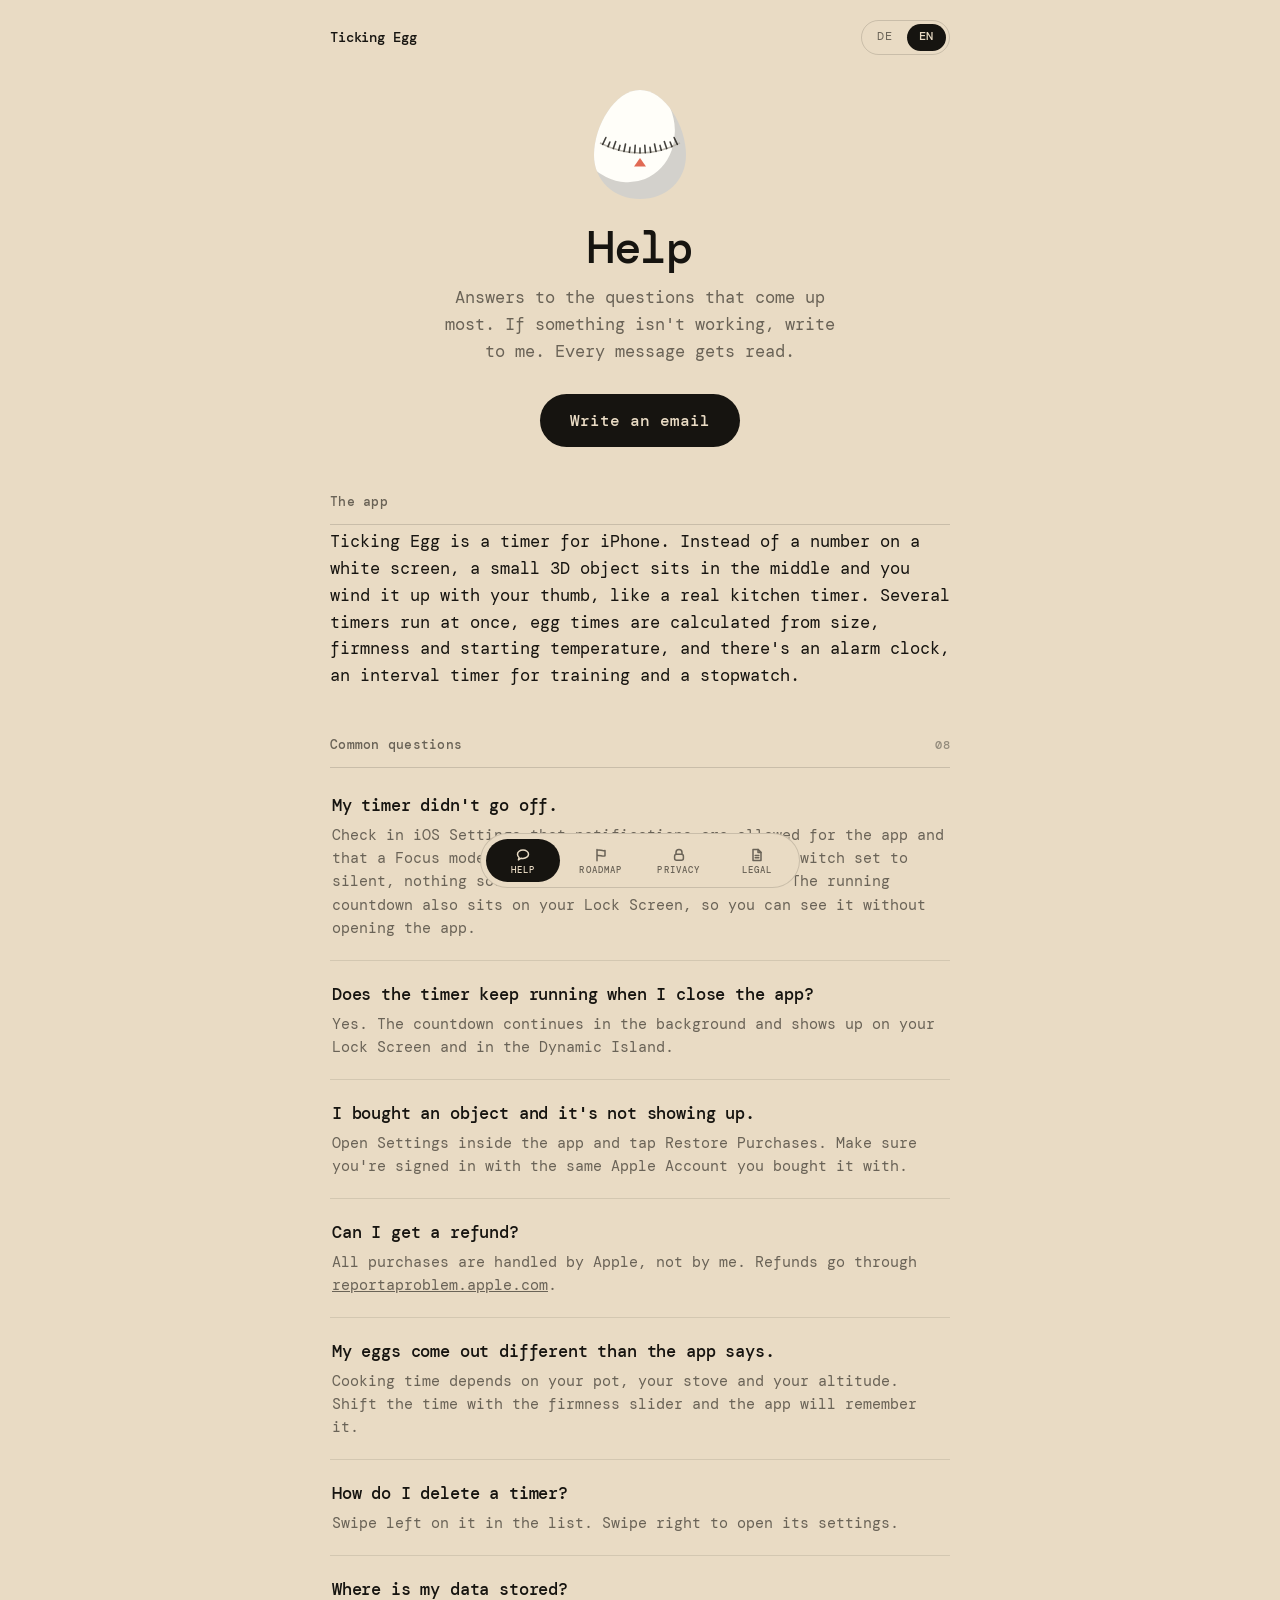
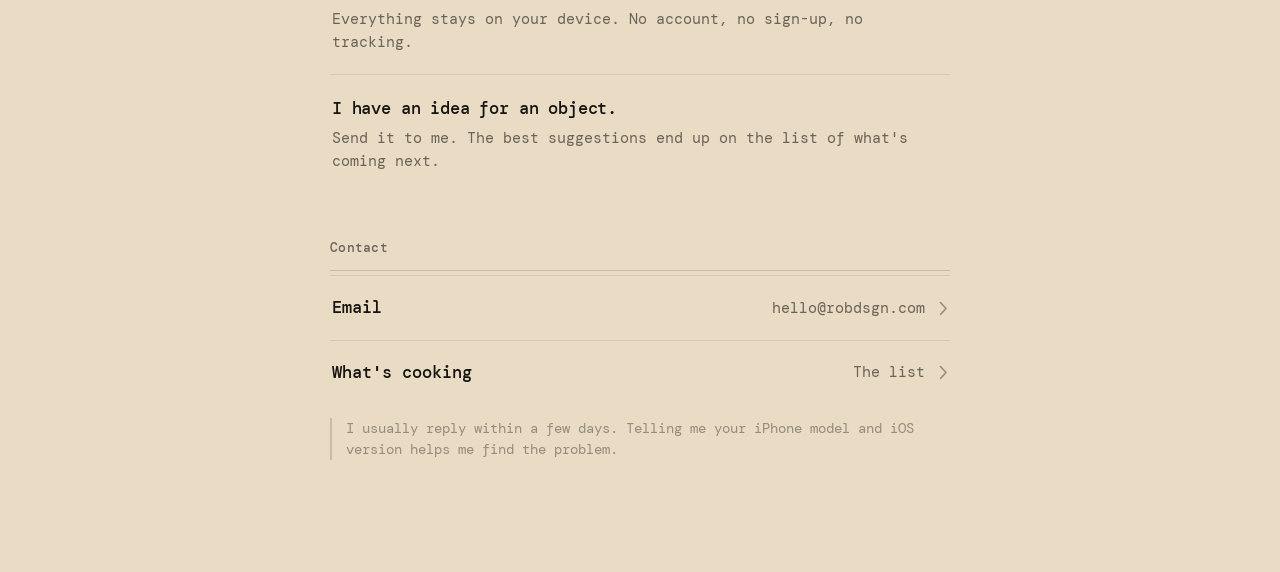
<file: index.html>
<!doctype html>
<html lang="de" data-lang="de">
<head>
<meta charset="utf-8">
<meta name="viewport" content="width=device-width, initial-scale=1, viewport-fit=cover">
<title>Hilfe · Ticking Egg</title>
<meta name="description" content="Antworten auf die häufigsten Fragen zur Timer-App Ticking Egg für das iPhone – und der direkte Draht zu mir.">
<meta name="theme-color" content="#E9DBC4" media="(prefers-color-scheme: light)">
<meta name="theme-color" content="#161410" media="(prefers-color-scheme: dark)">
<meta property="og:title" content="Hilfe · Ticking Egg">
<meta property="og:description" content="Antworten auf die häufigsten Fragen zur Timer-App Ticking Egg für das iPhone.">
<meta property="og:type" content="website">
<link rel="stylesheet" href="/assets/app.css">
</head>

<body data-title-de="Hilfe · Ticking Egg"
      data-title-en="Help · Ticking Egg"
      data-desc-de="Antworten auf die häufigsten Fragen zur Timer-App Ticking Egg für das iPhone – und der direkte Draht zu mir."
      data-desc-en="Answers to the most common questions about Ticking Egg, the timer app for iPhone – and a direct line to me.">

<div class="wrap">

  <header class="top">
    <span class="wordmark">Ticking Egg</span>
    <div class="lang" role="group" aria-label="Sprache / Language">
      <button type="button" data-lang-btn="de" aria-pressed="true">DE</button>
      <button type="button" data-lang-btn="en" aria-pressed="false">EN</button>
    </div>
  </header>

  <main>

    <section class="hero">
      <svg class="mark mark--wind" width="104" height="112" viewBox="0 0 104 112" aria-hidden="true">
        <defs><clipPath id="eggClip"><path d="M52 3C27 3 6 39 6 68c0 26 20 44 46 44s46-18 46-44C98 39 77 3 52 3Z"/></clipPath></defs>
        <g clip-path="url(#eggClip)">
          <rect width="104" height="112" fill="#D3D1CC"/>
          <ellipse cx="36" cy="40" rx="50" ry="56" transform="rotate(-22 36 40)" fill="#FFFEF9"/>
        </g>
        <path d="M12 56Q52 76 92 56" fill="none" stroke="#B9B5AC" stroke-width="1.4"/>
        <g stroke="#161410" stroke-width="1.6" stroke-linecap="round" opacity=".8">
          <path d="M14.7 57.3l3.2 -6.8M20 59.6l1.9 -4.6M25.3 61.6l2.4 -7.1M30.7 63.2l1.3 -4.8M36 64.4l1.5 -7.4M41.3 65.3l.7 -5M46.7 65.8l.5 -7.5M52 66l0 -5M57.3 65.8l-.5 -7.5M62.7 65.3l-.7 -5M68 64.4l-1.5 -7.4M73.3 63.2l-1.3 -4.8M78.7 61.6l-2.4 -7.1M84 59.6l-1.9 -4.6M89.3 57.3l-3.2 -6.8"/>
        </g>
        <path d="M52 71l6 8.5H46Z" fill="#E16A54"/>
      </svg>

      <h1>
        <span lang="de">Hilfe</span>
        <span lang="en">Help</span>
      </h1>
      <p class="lede">
        <span lang="de">Antworten auf die Fragen, die am häufigsten kommen. Wenn etwas nicht funktioniert: schreib mir. Jede Nachricht wird gelesen.</span>
        <span lang="en">Answers to the questions that come up most. If something isn&#39;t working, write to me. Every message gets read.</span>
      </p>
      <a class="btn" href="mailto:hello@robdsgn.com?subject=Ticking%20Egg">
        <span lang="de">E-Mail schreiben</span>
        <span lang="en">Write an email</span>
      </a>
    </section>

    <section class="prose">
      <h2 class="rule">
        <span lang="de">Die App</span><span lang="en">The app</span>
      </h2>
      <p>
        <span lang="de">Ticking Egg ist ein Timer fürs iPhone. Statt einer Zahl auf weißem Grund steht ein kleines 3D-Objekt in der Mitte, das du mit dem Daumen aufziehst wie eine echte Eieruhr. Mehrere Timer laufen gleichzeitig, die Eierzeit rechnet sich aus Größe, Härte und Starttemperatur, dazu kommen ein Wecker, ein Intervall-Timer fürs Training und eine Stoppuhr.</span>
        <span lang="en">Ticking Egg is a timer for iPhone. Instead of a number on a white screen, a small 3D object sits in the middle and you wind it up with your thumb, like a real kitchen timer. Several timers run at once, egg times are calculated from size, firmness and starting temperature, and there&#39;s an alarm clock, an interval timer for training and a stopwatch.</span>
      </p>
    </section>

    <section>
      <h2 class="rule">
        <span lang="de">Häufige Fragen</span><span lang="en">Common questions</span>
        <span class="rule__count">08</span>
      </h2>
      <ul class="rows">

        <li class="row">
          <h3>
            <span lang="de">Mein Timer hat nicht geklingelt.</span>
            <span lang="en">My timer didn&#39;t go off.</span>
          </h3>
          <p>
            <span lang="de">Prüf in den iOS-Einstellungen, ob Mitteilungen für die App erlaubt sind und ob ein Fokus sie stummschaltet. Steht das iPhone auf lautlos, klingelt bei gesperrtem Bildschirm nichts. Der laufende Countdown liegt außerdem auf dem Sperrbildschirm – du siehst ihn, ohne die App zu öffnen.</span>
            <span lang="en">Check in iOS Settings that notifications are allowed for the app and that a Focus mode isn&#39;t muting them. With the ring switch set to silent, nothing sounds while the screen is locked. The running countdown also sits on your Lock Screen, so you can see it without opening the app.</span>
          </p>
        </li>

        <li class="row">
          <h3>
            <span lang="de">Läuft der Timer weiter, wenn ich die App schließe?</span>
            <span lang="en">Does the timer keep running when I close the app?</span>
          </h3>
          <p>
            <span lang="de">Ja. Der Countdown läuft im Hintergrund weiter und erscheint auf dem Sperrbildschirm und in der Dynamic Island.</span>
            <span lang="en">Yes. The countdown continues in the background and shows up on your Lock Screen and in the Dynamic Island.</span>
          </p>
        </li>

        <li class="row">
          <h3>
            <span lang="de">Ich habe ein Objekt gekauft, es taucht aber nicht auf.</span>
            <span lang="en">I bought an object and it&#39;s not showing up.</span>
          </h3>
          <p>
            <span lang="de">Öffne die Einstellungen in der App und tippe auf „Käufe wiederherstellen“. Wichtig ist, dass du mit demselben Apple-Account angemeldet bist, mit dem du gekauft hast.</span>
            <span lang="en">Open Settings inside the app and tap Restore Purchases. Make sure you&#39;re signed in with the same Apple Account you bought it with.</span>
          </p>
        </li>

        <li class="row">
          <h3>
            <span lang="de">Bekomme ich mein Geld zurück?</span>
            <span lang="en">Can I get a refund?</span>
          </h3>
          <p>
            <span lang="de">Alle Käufe wickelt Apple ab, nicht ich. Erstattungen laufen über <a href="https://reportaproblem.apple.com">reportaproblem.apple.com</a>.</span>
            <span lang="en">All purchases are handled by Apple, not by me. Refunds go through <a href="https://reportaproblem.apple.com">reportaproblem.apple.com</a>.</span>
          </p>
        </li>

        <li class="row">
          <h3>
            <span lang="de">Meine Eier werden anders als angegeben.</span>
            <span lang="en">My eggs come out different than the app says.</span>
          </h3>
          <p>
            <span lang="de">Die Garzeit hängt von Topf, Herd und Höhenlage ab. Verschieb die Zeit mit dem Härte-Regler, dann merkt sich die App deine Einstellung.</span>
            <span lang="en">Cooking time depends on your pot, your stove and your altitude. Shift the time with the firmness slider and the app will remember it.</span>
          </p>
        </li>

        <li class="row">
          <h3>
            <span lang="de">Wie lösche ich einen Timer?</span>
            <span lang="en">How do I delete a timer?</span>
          </h3>
          <p>
            <span lang="de">In der Liste nach links wischen. Nach rechts wischen öffnet seine Einstellungen.</span>
            <span lang="en">Swipe left on it in the list. Swipe right to open its settings.</span>
          </p>
        </li>

        <li class="row">
          <h3>
            <span lang="de">Wo liegen meine Daten?</span>
            <span lang="en">Where is my data stored?</span>
          </h3>
          <p>
            <span lang="de">Alles bleibt auf deinem Gerät. Kein Konto, keine Anmeldung, kein Tracking.</span>
            <span lang="en">Everything stays on your device. No account, no sign-up, no tracking.</span>
          </p>
        </li>

        <li class="row">
          <h3>
            <span lang="de">Ich hätte eine Idee für ein Objekt.</span>
            <span lang="en">I have an idea for an object.</span>
          </h3>
          <p>
            <span lang="de">Schreib sie mir. Die besten Vorschläge landen auf der Liste mit dem, was noch kommt.</span>
            <span lang="en">Send it to me. The best suggestions end up on the list of what&#39;s coming next.</span>
          </p>
        </li>

      </ul>
    </section>

    <section>
      <h2 class="rule">
        <span lang="de">Kontakt</span><span lang="en">Contact</span>
      </h2>
      <ul class="rows plain">
        <li>
          <a class="linkrow" href="mailto:hello@robdsgn.com?subject=Ticking%20Egg">
            <span class="linkrow__label">
              <span lang="de">E-Mail</span><span lang="en">Email</span>
            </span>
            <span class="linkrow__value">hello@robdsgn.com</span>
            <svg width="9" height="15" viewBox="0 0 9 15" fill="none" aria-hidden="true"><path d="M1.5 1.5 7 7.5l-5.5 6" stroke="currentColor" stroke-width="1.6" stroke-linecap="round" stroke-linejoin="round"/></svg>
          </a>
        </li>
        <li>
          <a class="linkrow" href="/roadmap/">
            <span class="linkrow__label">
              <span lang="de">Was noch kommt</span><span lang="en">What&#39;s cooking</span>
            </span>
            <span class="linkrow__value">
              <span lang="de">Die Liste</span><span lang="en">The list</span>
            </span>
            <svg width="9" height="15" viewBox="0 0 9 15" fill="none" aria-hidden="true"><path d="M1.5 1.5 7 7.5l-5.5 6" stroke="currentColor" stroke-width="1.6" stroke-linecap="round" stroke-linejoin="round"/></svg>
          </a>
        </li>
      </ul>
      <p class="note">
        <span lang="de">Antwort meist innerhalb weniger Tage. iPhone-Modell und iOS-Version helfen mir beim Suchen.</span>
        <span lang="en">I usually reply within a few days. Telling me your iPhone model and iOS version helps me find the problem.</span>
      </p>
    </section>

  </main>
</div>

<nav class="modebar" aria-label="Ticking Egg">
  <div class="modebar__inner">
  <a href="/" aria-current="page">
    <svg width="16" height="16" viewBox="0 0 16 16" fill="none" stroke="currentColor" stroke-width="1.5" stroke-linecap="round" stroke-linejoin="round" aria-hidden="true"><path d="M2.5 7.2c0-2.3 2.5-4.2 5.5-4.2s5.5 1.9 5.5 4.2S11 11.4 8 11.4c-.6 0-1.2-.1-1.8-.2L3.4 12.9l.7-2.4C3.1 9.7 2.5 8.5 2.5 7.2Z"/></svg>
    <span lang="de">Hilfe</span><span lang="en">Help</span>
  </a>
  <a href="/roadmap/">
    <svg width="16" height="16" viewBox="0 0 16 16" fill="none" stroke="currentColor" stroke-width="1.5" stroke-linecap="round" stroke-linejoin="round" aria-hidden="true"><path d="M4 13.8V2.6M4 3.4c2.6-1.2 5.4 1 8 0v5.4c-2.6 1.2-5.4-1-8 0Z"/></svg>
    <span lang="de">Roadmap</span><span lang="en">Roadmap</span>
  </a>
  <a href="/datenschutz.html">
    <svg width="16" height="16" viewBox="0 0 16 16" fill="none" stroke="currentColor" stroke-width="1.5" stroke-linecap="round" stroke-linejoin="round" aria-hidden="true"><path d="M5 7.2V5.5a3 3 0 0 1 6 0v1.7"/><rect x="3.6" y="7.2" width="8.8" height="6" rx="2"/></svg>
    <span lang="de">Daten</span><span lang="en">Privacy</span>
  </a>
  <a href="/impressum.html">
    <svg width="16" height="16" viewBox="0 0 16 16" fill="none" stroke="currentColor" stroke-width="1.5" stroke-linecap="round" stroke-linejoin="round" aria-hidden="true"><path d="M4 2.4h5l3 3v8.2H4Z"/><path d="M9 2.4v3h3M6.2 8.6h3.6M6.2 10.8h3.6"/></svg>
    <span lang="de">Impressum</span><span lang="en">Legal</span>
  </a>
  </div>
</nav>

<script src="/assets/app.js"></script>
</body>
</html>
</file>
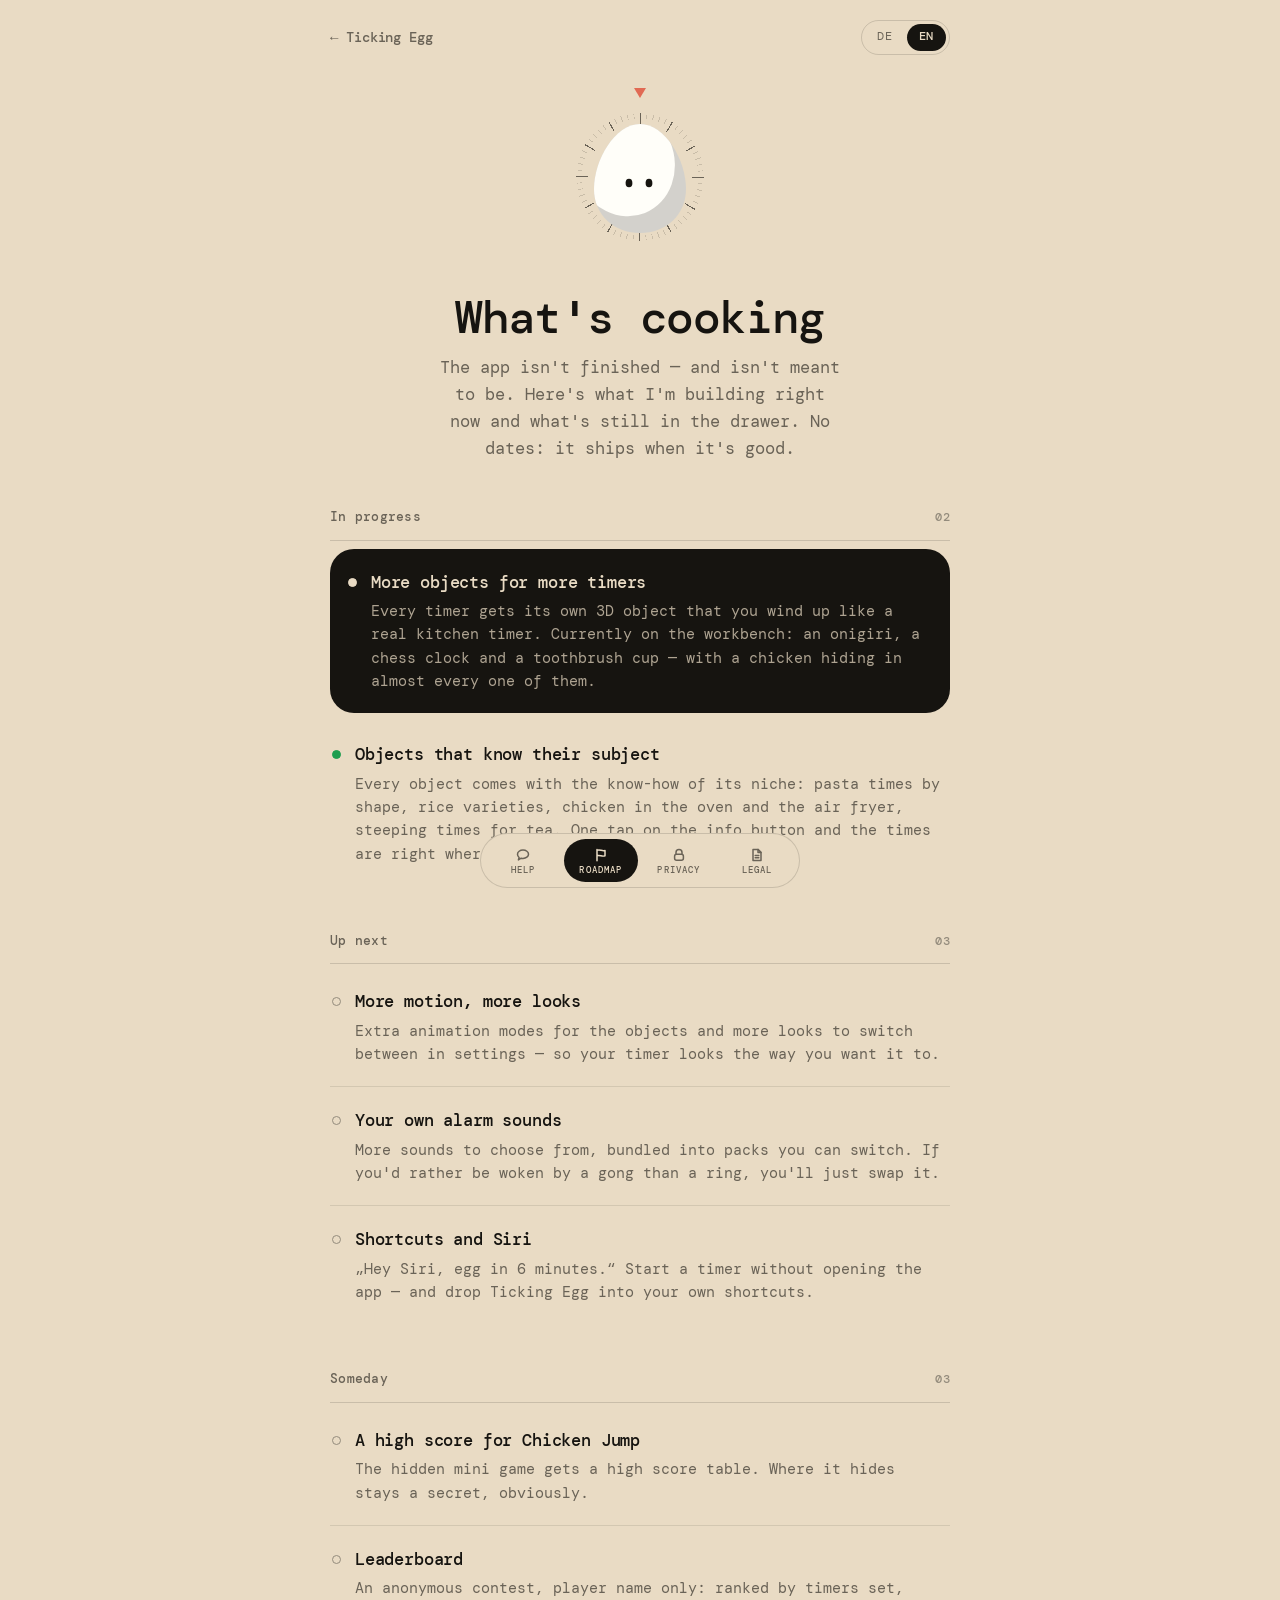
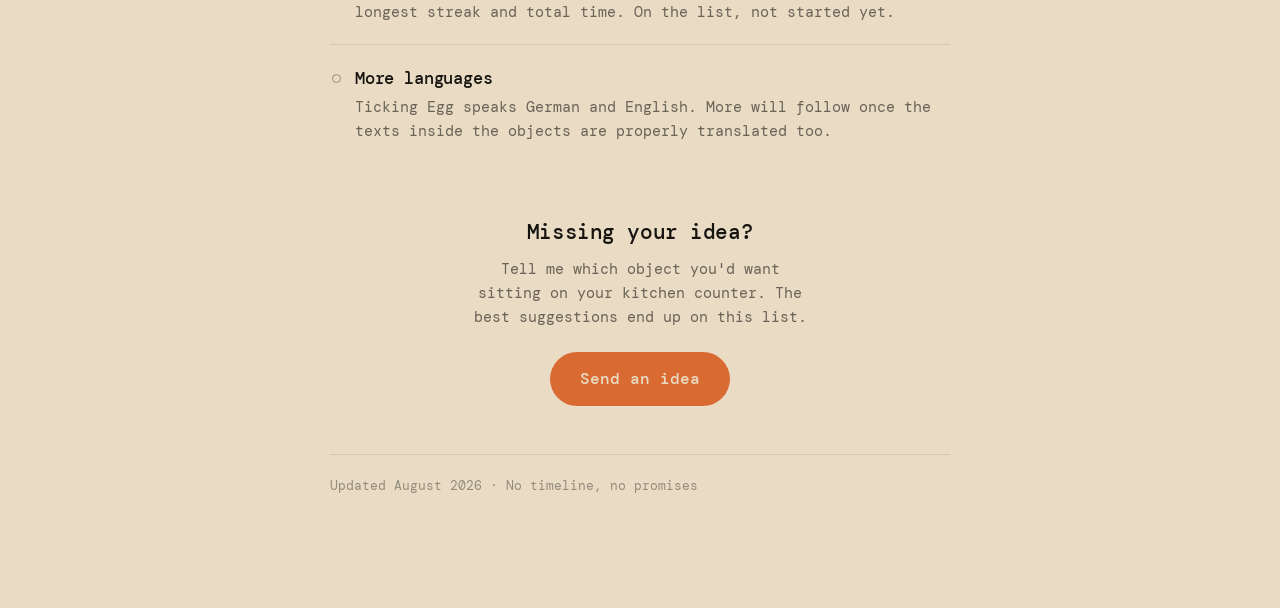
<file: roadmap/index.html>
<!doctype html>
<html lang="de" data-lang="de">
<head>
<meta charset="utf-8">
<meta name="viewport" content="width=device-width, initial-scale=1, viewport-fit=cover">
<title>Was noch kommt · Ticking Egg</title>
<meta name="description" content="Woran ich gerade bei Ticking Egg arbeite und was als Nächstes kommt.">
<meta name="theme-color" content="#E9DBC4" media="(prefers-color-scheme: light)">
<meta name="theme-color" content="#161410" media="(prefers-color-scheme: dark)">
<meta property="og:title" content="Was noch kommt · Ticking Egg">
<meta property="og:description" content="Woran ich gerade bei Ticking Egg arbeite und was als Nächstes kommt.">
<meta property="og:type" content="website">
<link rel="stylesheet" href="/assets/app.css">

<style>
/* Aufzieh-Zifferblatt — nur auf dieser Seite */
.dial{position:relative;width:180px;height:180px;margin:0 auto 26px}
.dial__ring,.dial__ring--major{
  position:absolute;inset:0;border-radius:50%;
  animation:wind 1500ms cubic-bezier(.17,.85,.28,1) both;
}
.dial__ring{
  background:repeating-conic-gradient(from 0deg,var(--line) 0deg .8deg,transparent .8deg 6deg);
  -webkit-mask:radial-gradient(circle,transparent 0 45.5%,#000 45.5% 50%,transparent 50%);
  mask:radial-gradient(circle,transparent 0 45.5%,#000 45.5% 50%,transparent 50%);
}
.dial__ring--major{
  background:repeating-conic-gradient(from 0deg,var(--muted) 0deg 1.1deg,transparent 1.1deg 30deg);
  -webkit-mask:radial-gradient(circle,transparent 0 41%,#000 41% 50%,transparent 50%);
  mask:radial-gradient(circle,transparent 0 41%,#000 41% 50%,transparent 50%);
}
.dial__marker{
  position:absolute;top:1px;left:50%;width:0;height:0;transform:translateX(-50%);
  border-left:6px solid transparent;border-right:6px solid transparent;
  border-top:10px solid #E16A54;
}
.dial__egg{
  position:absolute;left:50%;top:50%;width:104px;height:112px;
  transform:translate(-50%,-50%);
  animation:settleDial 1500ms cubic-bezier(.2,1.2,.4,1) both;
}
.dial__egg .eyes{fill:#161410;transform-box:fill-box;transform-origin:center;animation:blink 6.5s infinite}

@keyframes wind{from{transform:rotate(-152deg)}to{transform:rotate(0)}}
@keyframes settleDial{
  0%{transform:translate(-50%,-50%) scale(.86) rotate(-7deg)}
  70%{transform:translate(-50%,-50%) scale(1.03) rotate(2deg)}
  100%{transform:translate(-50%,-50%) scale(1) rotate(0)}
}
@keyframes blink{0%,92%,100%{transform:scaleY(1)}94%{transform:scaleY(.08)}96%{transform:scaleY(1)}}

/* Karte „Idee schicken“ */
.pitch{margin-top:44px;text-align:center;padding-top:8px}
.pitch h2{margin:0 0 8px;font-size:21px;font-weight:500;letter-spacing:-.02em}
.pitch p{margin:0 auto 22px;max-width:38ch;color:var(--muted);font-size:15px}

@media (max-width:430px){
  .dial{width:152px;height:152px}
  .dial__egg{width:88px;height:95px}
}
</style>
</head>

<body data-title-de="Was noch kommt · Ticking Egg"
      data-title-en="What&#39;s cooking · Ticking Egg"
      data-desc-de="Woran ich gerade bei Ticking Egg arbeite und was als Nächstes kommt."
      data-desc-en="What I&#39;m building in Ticking Egg right now and what comes next.">

<div class="wrap">

  <header class="top">
    <a class="wordmark wordmark--back" href="/">← Ticking Egg</a>
    <div class="lang" role="group" aria-label="Sprache / Language">
      <button type="button" data-lang-btn="de" aria-pressed="true">DE</button>
      <button type="button" data-lang-btn="en" aria-pressed="false">EN</button>
    </div>
  </header>

  <main>

    <section class="hero">
      <div class="dial">
        <div class="dial__ring"></div>
        <div class="dial__ring--major"></div>
        <div class="dial__marker"></div>
        <svg class="dial__egg" viewBox="0 0 104 112" aria-hidden="true">
          <defs><clipPath id="eggClip"><path d="M52 3C27 3 6 39 6 68c0 26 20 44 46 44s46-18 46-44C98 39 77 3 52 3Z"/></clipPath></defs>
          <g clip-path="url(#eggClip)">
            <rect width="104" height="112" fill="#D3D1CC"/>
            <ellipse cx="36" cy="40" rx="50" ry="56" transform="rotate(-22 36 40)" fill="#FFFEF9"/>
          </g>
          <g class="eyes">
            <ellipse cx="41" cy="62" rx="3.4" ry="4.3"/>
            <ellipse cx="61" cy="62" rx="3.4" ry="4.3"/>
          </g>
        </svg>
      </div>

      <h1>
        <span lang="de">Was noch kommt</span>
        <span lang="en">What&#39;s cooking</span>
      </h1>
      <p class="lede">
        <span lang="de">Die App ist nicht fertig – und soll es auch nicht sein. Hier steht, woran ich gerade sitze und was noch in der Schublade liegt. Ohne Datum: fertig ist es, wenn es gut ist.</span>
        <span lang="en">The app isn&#39;t finished — and isn&#39;t meant to be. Here&#39;s what I&#39;m building right now and what&#39;s still in the drawer. No dates: it ships when it&#39;s good.</span>
      </p>
    </section>

    <section aria-labelledby="s1">
      <h2 class="rule" id="s1">
        <span lang="de">In Arbeit</span><span lang="en">In progress</span>
        <span class="rule__count">02</span>
      </h2>
      <ul class="rows">

        <li class="row row--dot row--now">
          <span class="dot"></span>
          <div>
            <h3>
              <span lang="de">Mehr Objekte für mehr Timer</span>
              <span lang="en">More objects for more timers</span>
            </h3>
            <p>
              <span lang="de">Jeder Timer bekommt sein eigenes 3D-Objekt, das du aufziehst wie eine echte Eieruhr. Auf dem Basteltisch liegen gerade unter anderem ein Onigiri, eine Schachuhr und ein Zahnputzbecher – und in fast jedem versteckt sich ein Huhn.</span>
              <span lang="en">Every timer gets its own 3D object that you wind up like a real kitchen timer. Currently on the workbench: an onigiri, a chess clock and a toothbrush cup — with a chicken hiding in almost every one of them.</span>
            </p>
          </div>
        </li>

        <li class="row row--dot row--live">
          <span class="dot"></span>
          <div>
            <h3>
              <span lang="de">Objektwissen wächst mit</span>
              <span lang="en">Objects that know their subject</span>
            </h3>
            <p>
              <span lang="de">Jedes Objekt bringt das Wissen seiner Nische mit: Nudelzeiten nach Sorte, Reissorten, Hähnchen im Ofen und in der Heißluftfritteuse, Ziehzeiten für Tee. Ein Tipp auf das Info-Symbol, und die Zeiten stehen da, wo du sie brauchst.</span>
              <span lang="en">Every object comes with the know-how of its niche: pasta times by shape, rice varieties, chicken in the oven and the air fryer, steeping times for tea. One tap on the info button and the times are right where you need them.</span>
            </p>
          </div>
        </li>

      </ul>
    </section>

    <section aria-labelledby="s2">
      <h2 class="rule" id="s2">
        <span lang="de">Als Nächstes</span><span lang="en">Up next</span>
        <span class="rule__count">03</span>
      </h2>
      <ul class="rows">

        <li class="row row--dot">
          <span class="dot"></span>
          <div>
            <h3>
              <span lang="de">Mehr Bewegung, mehr Optiken</span>
              <span lang="en">More motion, more looks</span>
            </h3>
            <p>
              <span lang="de">Zusätzliche Animationsmodi für die Objekte und weitere Optiken zum Umschalten in den Einstellungen – damit dein Timer so aussieht, wie du ihn haben willst.</span>
              <span lang="en">Extra animation modes for the objects and more looks to switch between in settings — so your timer looks the way you want it to.</span>
            </p>
          </div>
        </li>

        <li class="row row--dot">
          <span class="dot"></span>
          <div>
            <h3>
              <span lang="de">Eigene Alarmtöne</span>
              <span lang="en">Your own alarm sounds</span>
            </h3>
            <p>
              <span lang="de">Mehr Klänge zur Auswahl und Sound-Packs zum Wechseln. Wer lieber von einem Gong als von einem Klingeln geweckt wird, stellt das dann einfach um.</span>
              <span lang="en">More sounds to choose from, bundled into packs you can switch. If you&#39;d rather be woken by a gong than a ring, you&#39;ll just swap it.</span>
            </p>
          </div>
        </li>

        <li class="row row--dot">
          <span class="dot"></span>
          <div>
            <h3>
              <span lang="de">Kurzbefehle und Siri</span>
              <span lang="en">Shortcuts and Siri</span>
            </h3>
            <p>
              <span lang="de">„Hey Siri, Ei in 6 Minuten.“ Timer starten, ohne die App zu öffnen – und Ticking Egg in eigene Kurzbefehle einbauen.</span>
              <span lang="en">&#8222;Hey Siri, egg in 6 minutes.&#8220; Start a timer without opening the app — and drop Ticking Egg into your own shortcuts.</span>
            </p>
          </div>
        </li>

      </ul>
    </section>

    <section aria-labelledby="s3">
      <h2 class="rule" id="s3">
        <span lang="de">Irgendwann</span><span lang="en">Someday</span>
        <span class="rule__count">03</span>
      </h2>
      <ul class="rows">

        <li class="row row--dot">
          <span class="dot"></span>
          <div>
            <h3>
              <span lang="de">Bestenliste für Chicken Jump</span>
              <span lang="en">A high score for Chicken Jump</span>
            </h3>
            <p>
              <span lang="de">Das versteckte Mini-Spiel bekommt eine Bestenliste. Wo es sich versteckt, wird hier natürlich nicht verraten.</span>
              <span lang="en">The hidden mini game gets a high score table. Where it hides stays a secret, obviously.</span>
            </p>
          </div>
        </li>

        <li class="row row--dot">
          <span class="dot"></span>
          <div>
            <h3>
              <span lang="de">Rangliste</span>
              <span lang="en">Leaderboard</span>
            </h3>
            <p>
              <span lang="de">Anonymer Wettbewerb, nur mit einem Spielernamen: gewertet nach gestellten Timern, längster Serie und Gesamtzeit. Steht auf der Liste, ist aber noch nicht angefangen.</span>
              <span lang="en">An anonymous contest, player name only: ranked by timers set, longest streak and total time. On the list, not started yet.</span>
            </p>
          </div>
        </li>

        <li class="row row--dot">
          <span class="dot"></span>
          <div>
            <h3>
              <span lang="de">Mehr Sprachen</span>
              <span lang="en">More languages</span>
            </h3>
            <p>
              <span lang="de">Ticking Egg spricht Deutsch und Englisch. Weitere Sprachen kommen, sobald auch die Texte in den Objekten sauber übersetzt sind.</span>
              <span lang="en">Ticking Egg speaks German and English. More will follow once the texts inside the objects are properly translated too.</span>
            </p>
          </div>
        </li>

      </ul>
    </section>

    <section class="pitch">
      <h2>
        <span lang="de">Deine Idee fehlt hier?</span>
        <span lang="en">Missing your idea?</span>
      </h2>
      <p>
        <span lang="de">Sag mir, welches Objekt du auf deinem Küchentisch stehen hättest. Die besten Vorschläge landen auf dieser Liste.</span>
        <span lang="en">Tell me which object you&#39;d want sitting on your kitchen counter. The best suggestions end up on this list.</span>
      </p>
      <a class="btn btn--accent" href="mailto:hello@robdsgn.com?subject=Ticking%20Egg%20%E2%80%93%20Idee">
        <span lang="de">Idee schicken</span>
        <span lang="en">Send an idea</span>
      </a>
    </section>

  </main>

  <footer class="page">
    <p>
      <span lang="de">Stand: August 2026 · Kein Zeitplan, keine Versprechen</span>
      <span lang="en">Updated August 2026 · No timeline, no promises</span>
    </p>
  </footer>
</div>

<nav class="modebar" aria-label="Ticking Egg">
  <div class="modebar__inner">
  <a href="/">
    <svg width="16" height="16" viewBox="0 0 16 16" fill="none" stroke="currentColor" stroke-width="1.5" stroke-linecap="round" stroke-linejoin="round" aria-hidden="true"><path d="M2.5 7.2c0-2.3 2.5-4.2 5.5-4.2s5.5 1.9 5.5 4.2S11 11.4 8 11.4c-.6 0-1.2-.1-1.8-.2L3.4 12.9l.7-2.4C3.1 9.7 2.5 8.5 2.5 7.2Z"/></svg>
    <span lang="de">Hilfe</span><span lang="en">Help</span>
  </a>
  <a href="/roadmap/" aria-current="page">
    <svg width="16" height="16" viewBox="0 0 16 16" fill="none" stroke="currentColor" stroke-width="1.5" stroke-linecap="round" stroke-linejoin="round" aria-hidden="true"><path d="M4 13.8V2.6M4 3.4c2.6-1.2 5.4 1 8 0v5.4c-2.6 1.2-5.4-1-8 0Z"/></svg>
    <span lang="de">Roadmap</span><span lang="en">Roadmap</span>
  </a>
  <a href="/datenschutz.html">
    <svg width="16" height="16" viewBox="0 0 16 16" fill="none" stroke="currentColor" stroke-width="1.5" stroke-linecap="round" stroke-linejoin="round" aria-hidden="true"><path d="M5 7.2V5.5a3 3 0 0 1 6 0v1.7"/><rect x="3.6" y="7.2" width="8.8" height="6" rx="2"/></svg>
    <span lang="de">Daten</span><span lang="en">Privacy</span>
  </a>
  <a href="/impressum.html">
    <svg width="16" height="16" viewBox="0 0 16 16" fill="none" stroke="currentColor" stroke-width="1.5" stroke-linecap="round" stroke-linejoin="round" aria-hidden="true"><path d="M4 2.4h5l3 3v8.2H4Z"/><path d="M9 2.4v3h3M6.2 8.6h3.6M6.2 10.8h3.6"/></svg>
    <span lang="de">Impressum</span><span lang="en">Legal</span>
  </a>
  </div>
</nav>

<script src="/assets/app.js"></script>
</body>
</html>
</file>
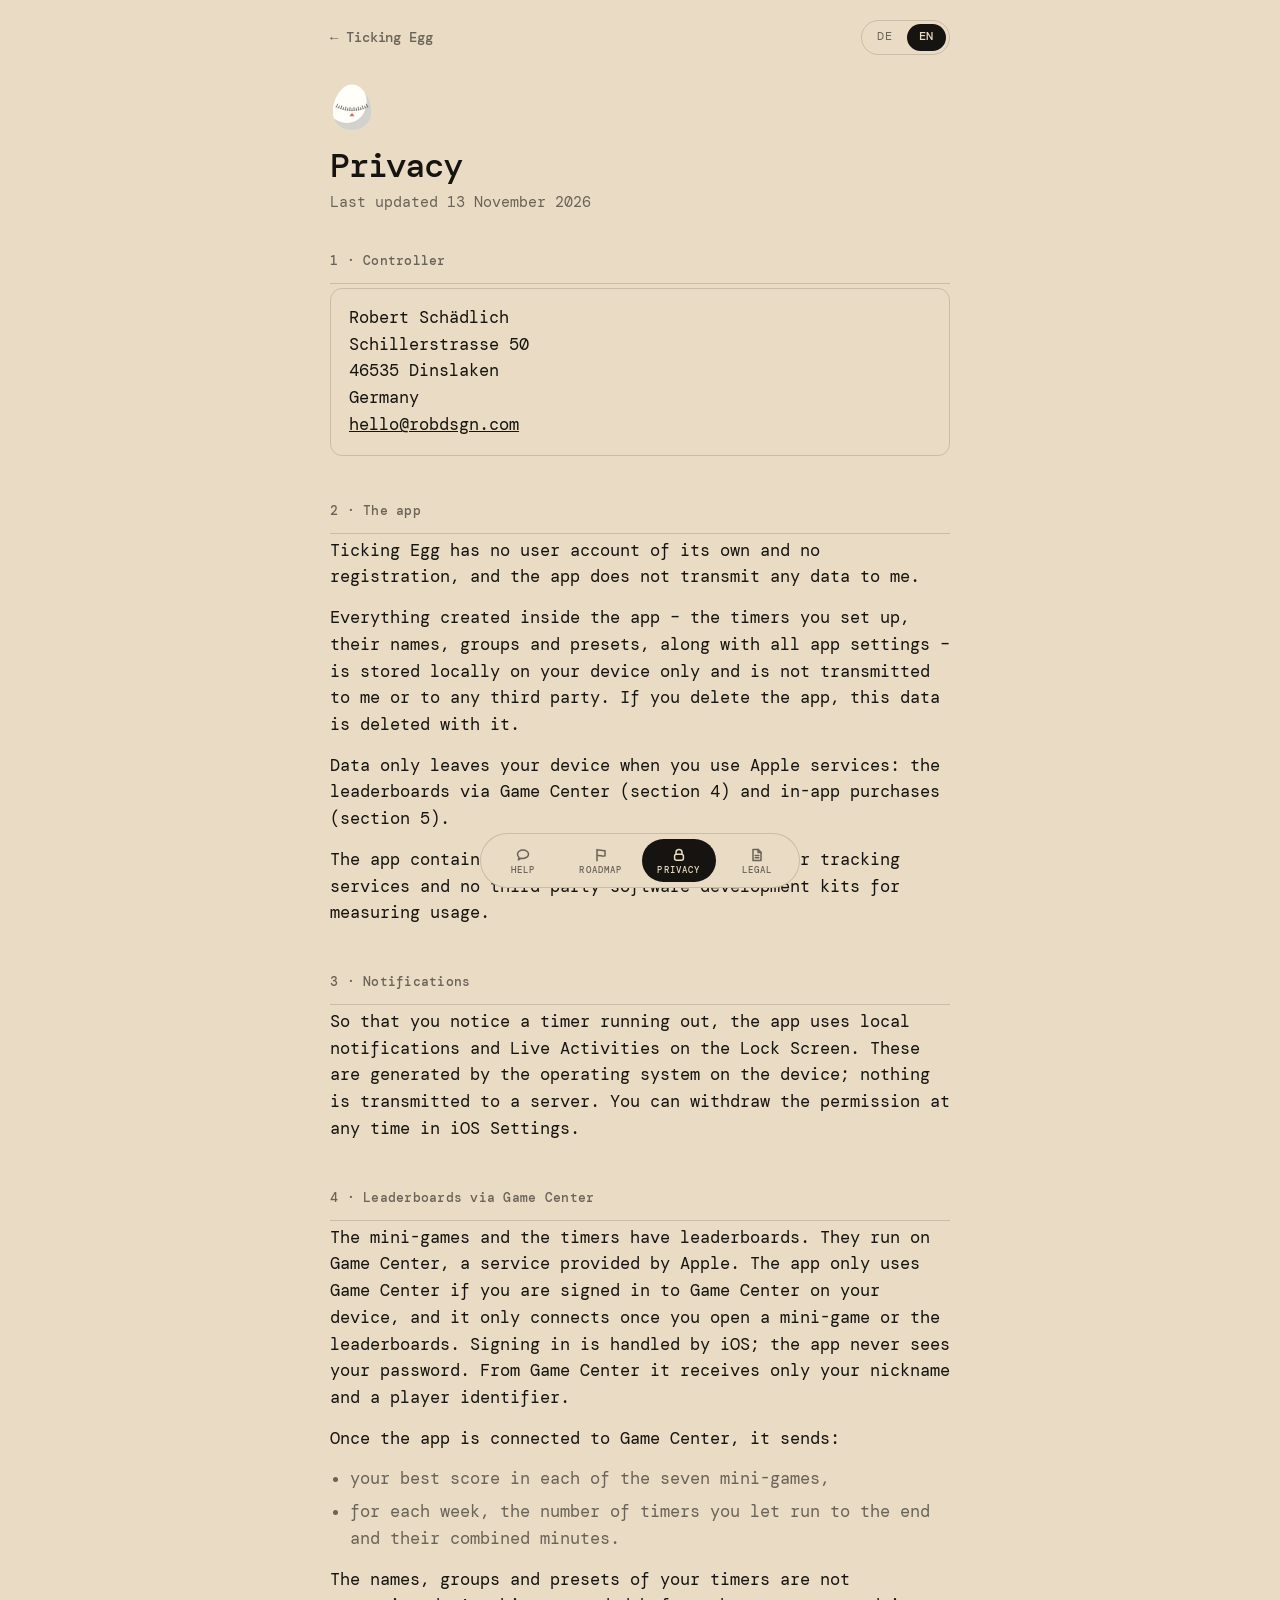
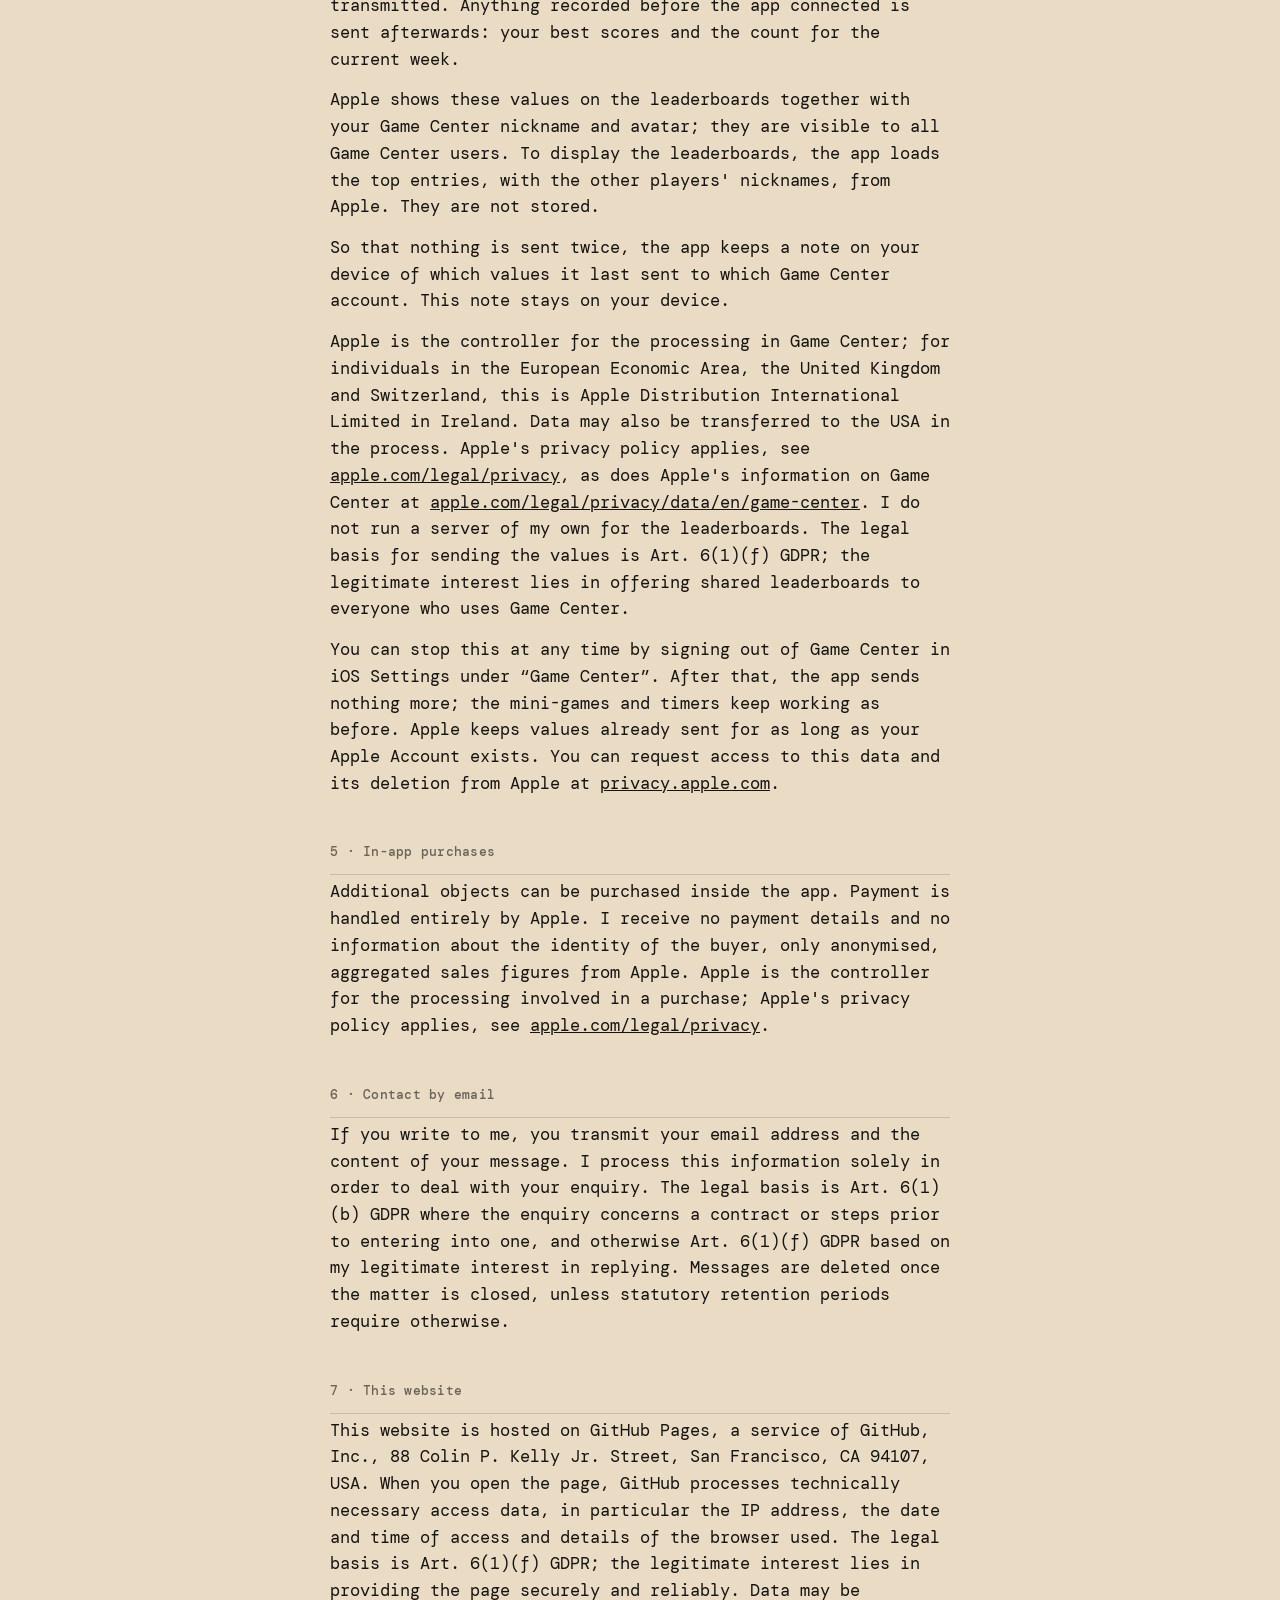
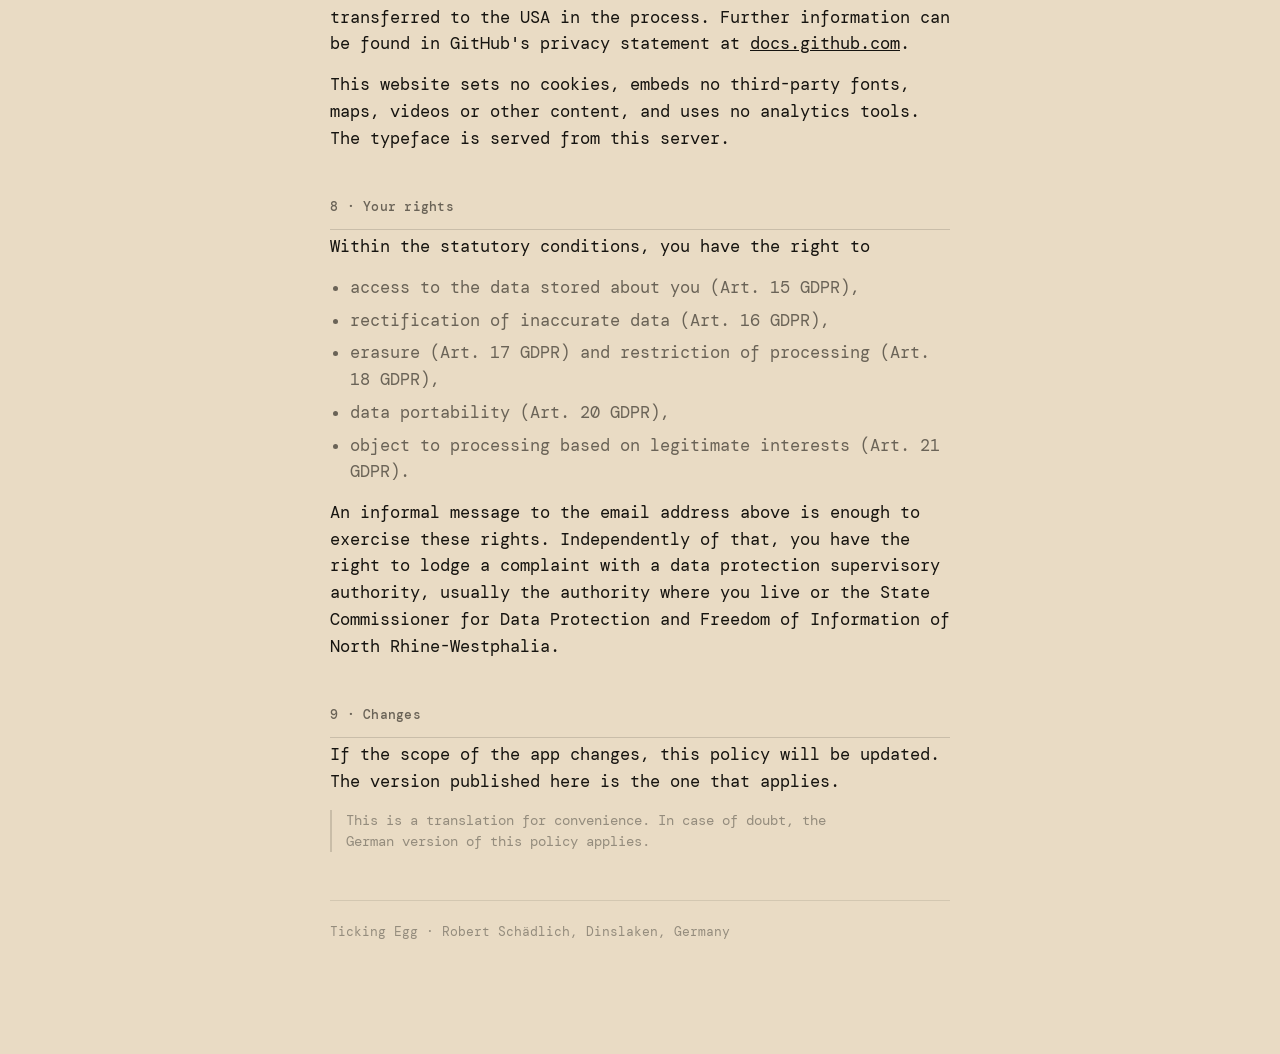
<file: datenschutz.html>
<!doctype html>
<html lang="de" data-lang="de">
<head>
<meta charset="utf-8">
<meta name="viewport" content="width=device-width, initial-scale=1, viewport-fit=cover">
<title>Datenschutz · Ticking Egg</title>
<meta name="description" content="Datenschutzerklärung für die App Ticking Egg und diese Website.">
<meta name="theme-color" content="#E9DBC4" media="(prefers-color-scheme: light)">
<meta name="theme-color" content="#161410" media="(prefers-color-scheme: dark)">
<meta name="robots" content="index, follow">
<link rel="stylesheet" href="/assets/app.css">
</head>

<body data-title-de="Datenschutz · Ticking Egg"
      data-title-en="Privacy · Ticking Egg"
      data-desc-de="Datenschutzerklärung für die App Ticking Egg und diese Website."
      data-desc-en="Privacy policy for the Ticking Egg app and this website.">

<div class="wrap">

  <header class="top">
    <a class="wordmark wordmark--back" href="/">← Ticking Egg</a>
    <div class="lang" role="group" aria-label="Sprache / Language">
      <button type="button" data-lang-btn="de" aria-pressed="true">DE</button>
      <button type="button" data-lang-btn="en" aria-pressed="false">EN</button>
    </div>
  </header>

  <main>

    <section class="hero hero--slim">
      <svg class="mark mark--small" width="44" height="47" viewBox="0 0 104 112" aria-hidden="true">
        <defs><clipPath id="eggClip"><path d="M52 3C27 3 6 39 6 68c0 26 20 44 46 44s46-18 46-44C98 39 77 3 52 3Z"/></clipPath></defs>
        <g clip-path="url(#eggClip)">
          <rect width="104" height="112" fill="#D3D1CC"/>
          <ellipse cx="36" cy="40" rx="50" ry="56" transform="rotate(-22 36 40)" fill="#FFFEF9"/>
        </g>
        <path d="M12 56Q52 76 92 56" fill="none" stroke="#B9B5AC" stroke-width="1.4"/>
        <g stroke="#161410" stroke-width="1.6" stroke-linecap="round" opacity=".8">
          <path d="M14.7 57.3l3.2 -6.8M20 59.6l1.9 -4.6M25.3 61.6l2.4 -7.1M30.7 63.2l1.3 -4.8M36 64.4l1.5 -7.4M41.3 65.3l.7 -5M46.7 65.8l.5 -7.5M52 66l0 -5M57.3 65.8l-.5 -7.5M62.7 65.3l-.7 -5M68 64.4l-1.5 -7.4M73.3 63.2l-1.3 -4.8M78.7 61.6l-2.4 -7.1M84 59.6l-1.9 -4.6M89.3 57.3l-3.2 -6.8"/>
        </g>
        <path d="M52 71l6 8.5H46Z" fill="#E16A54"/>
      </svg>

      <h1>
        <span lang="de">Datenschutz</span>
        <span lang="en">Privacy</span>
      </h1>
      <p class="lede">
        <span lang="de">Stand: 13.11.2026</span>
        <span lang="en">Last updated 13 November 2026</span>
      </p>
    </section>

    <section class="prose">
      <h2 class="rule">
        <span lang="de">1 · Verantwortlicher</span><span lang="en">1 · Controller</span>
      </h2>
      <div class="block">
        <p>Robert Schädlich<br>
        Schillerstrasse 50<br>
        46535 Dinslaken<br>
        <span lang="de">Deutschland</span><span lang="en">Germany</span><br>
        <a href="mailto:hello@robdsgn.com">hello@robdsgn.com</a></p>
      </div>
    </section>

    <section class="prose">
      <h2 class="rule">
        <span lang="de">2 · Die App</span><span lang="en">2 · The app</span>
      </h2>
      <p>
        <span lang="de">Ticking Egg hat kein eigenes Nutzerkonto und keine Registrierung, und die App überträgt keine Daten an mich.</span>
        <span lang="en">Ticking Egg has no user account of its own and no registration, and the app does not transmit any data to me.</span>
      </p>
      <p>
        <span lang="de">Alle Inhalte, die in der App entstehen – angelegte Timer, deren Namen, Gruppen, Voreinstellungen sowie sämtliche Einstellungen der App – werden ausschließlich lokal auf dem Gerät gespeichert und nicht an mich oder an Dritte übertragen. Wird die App gelöscht, werden diese Daten mit gelöscht.</span>
        <span lang="en">Everything created inside the app – the timers you set up, their names, groups and presets, along with all app settings – is stored locally on your device only and is not transmitted to me or to any third party. If you delete the app, this data is deleted with it.</span>
      </p>
      <p>
        <span lang="de">Das Gerät verlassen Daten nur, wenn Sie Dienste von Apple nutzen: die Ranglisten über Game Center (Abschnitt 4) und Käufe in der App (Abschnitt 5).</span>
        <span lang="en">Data only leaves your device when you use Apple services: the leaderboards via Game Center (section 4) and in-app purchases (section 5).</span>
      </p>
      <p>
        <span lang="de">Die App enthält keine Werbung, keine Analyse- oder Tracking-Dienste und keine Software Development Kits Dritter zur Reichweitenmessung.</span>
        <span lang="en">The app contains no advertising, no analytics or tracking services and no third-party software development kits for measuring usage.</span>
      </p>
    </section>

    <section class="prose">
      <h2 class="rule">
        <span lang="de">3 · Mitteilungen</span><span lang="en">3 · Notifications</span>
      </h2>
      <p>
        <span lang="de">Damit ein ablaufender Timer bemerkt wird, nutzt die App lokale Mitteilungen sowie Live-Aktivitäten auf dem Sperrbildschirm. Diese werden vom Betriebssystem auf dem Gerät erzeugt; es findet keine Übertragung an einen Server statt. Die Berechtigung dafür kann jederzeit in den iOS-Einstellungen widerrufen werden.</span>
        <span lang="en">So that you notice a timer running out, the app uses local notifications and Live Activities on the Lock Screen. These are generated by the operating system on the device; nothing is transmitted to a server. You can withdraw the permission at any time in iOS Settings.</span>
      </p>
    </section>

    <section class="prose">
      <h2 class="rule">
        <span lang="de">4 · Ranglisten über Game Center</span><span lang="en">4 · Leaderboards via Game Center</span>
      </h2>
      <p>
        <span lang="de">Die Minispiele und die Timer haben Ranglisten. Sie laufen über Game Center, einen Dienst von Apple. Die App nutzt Game Center nur, wenn Sie auf Ihrem Gerät bei Game Center angemeldet sind, und verbindet sich erst, wenn Sie ein Minispiel oder die Ranglisten öffnen. Die Anmeldung übernimmt iOS; Ihr Passwort sieht die App nicht. Von Game Center erhält sie nur Ihren Spitznamen und eine Spielerkennung.</span>
        <span lang="en">The mini-games and the timers have leaderboards. They run on Game Center, a service provided by Apple. The app only uses Game Center if you are signed in to Game Center on your device, and it only connects once you open a mini-game or the leaderboards. Signing in is handled by iOS; the app never sees your password. From Game Center it receives only your nickname and a player identifier.</span>
      </p>
      <p>
        <span lang="de">Ist die App mit Game Center verbunden, sendet sie dorthin:</span>
        <span lang="en">Once the app is connected to Game Center, it sends:</span>
      </p>
      <ul class="bullets" lang="de">
        <li>Ihren Bestwert in jedem der sieben Minispiele,</li>
        <li>je Woche die Anzahl der Timer, die Sie bis zum Ende haben laufen lassen, und deren Minuten zusammengerechnet.</li>
      </ul>
      <ul class="bullets" lang="en">
        <li>your best score in each of the seven mini-games,</li>
        <li>for each week, the number of timers you let run to the end and their combined minutes.</li>
      </ul>
      <p>
        <span lang="de">Namen, Gruppen und Voreinstellungen der Timer werden nicht übertragen. Was vor der Verbindung entstanden ist, sendet die App danach nach: die Bestwerte und den Stand der laufenden Woche.</span>
        <span lang="en">The names, groups and presets of your timers are not transmitted. Anything recorded before the app connected is sent afterwards: your best scores and the count for the current week.</span>
      </p>
      <p>
        <span lang="de">Apple zeigt diese Werte in den Ranglisten zusammen mit Ihrem Game-Center-Spitznamen und Avatar; sie sind für alle Nutzerinnen und Nutzer von Game Center sichtbar. Um die Ranglisten anzuzeigen, lädt die App die besten Plätze mit den Spitznamen der anderen Spielerinnen und Spieler von Apple. Gespeichert werden sie nicht.</span>
        <span lang="en">Apple shows these values on the leaderboards together with your Game Center nickname and avatar; they are visible to all Game Center users. To display the leaderboards, the app loads the top entries, with the other players&#39; nicknames, from Apple. They are not stored.</span>
      </p>
      <p>
        <span lang="de">Damit nichts doppelt gesendet wird, merkt sich die App auf dem Gerät, welche Werte sie zuletzt an welches Game-Center-Konto gesendet hat. Diese Notiz bleibt auf dem Gerät.</span>
        <span lang="en">So that nothing is sent twice, the app keeps a note on your device of which values it last sent to which Game Center account. This note stays on your device.</span>
      </p>
      <p>
        <span lang="de">Verantwortlich für die Verarbeitung in Game Center ist Apple; für Personen im Europäischen Wirtschaftsraum, im Vereinigten Königreich und in der Schweiz ist das die Apple Distribution International Limited in Irland. Dabei können Daten auch in die USA übermittelt werden. Es gelten die Datenschutzerklärung von Apple unter <a href="https://www.apple.com/legal/privacy/de-ww/">apple.com/legal/privacy</a> und Apples Hinweise zu Game Center unter <a href="https://www.apple.com/legal/privacy/data/de/game-center/">apple.com/legal/privacy/data/de/game-center</a>. Ich betreibe für die Ranglisten keinen eigenen Server. Rechtsgrundlage für das Senden ist Art. 6 Abs. 1 lit. f DSGVO; das berechtigte Interesse liegt darin, allen, die Game Center nutzen, gemeinsame Ranglisten anzubieten.</span>
        <span lang="en">Apple is the controller for the processing in Game Center; for individuals in the European Economic Area, the United Kingdom and Switzerland, this is Apple Distribution International Limited in Ireland. Data may also be transferred to the USA in the process. Apple&#39;s privacy policy applies, see <a href="https://www.apple.com/legal/privacy/">apple.com/legal/privacy</a>, as does Apple&#39;s information on Game Center at <a href="https://www.apple.com/legal/privacy/data/en/game-center/">apple.com/legal/privacy/data/en/game-center</a>. I do not run a server of my own for the leaderboards. The legal basis for sending the values is Art. 6(1)(f) GDPR; the legitimate interest lies in offering shared leaderboards to everyone who uses Game Center.</span>
      </p>
      <p>
        <span lang="de">Sie können das jederzeit beenden, indem Sie sich in den iOS-Einstellungen unter „Game Center“ abmelden. Danach sendet die App nichts mehr; Minispiele und Timer funktionieren weiter wie gewohnt. Bereits gesendete Werte speichert Apple, solange Ihr Apple Account besteht. Auskunft über diese Daten und ihre Löschung können Sie bei Apple unter <a href="https://privacy.apple.com/">privacy.apple.com</a> verlangen.</span>
        <span lang="en">You can stop this at any time by signing out of Game Center in iOS Settings under “Game Center”. After that, the app sends nothing more; the mini-games and timers keep working as before. Apple keeps values already sent for as long as your Apple Account exists. You can request access to this data and its deletion from Apple at <a href="https://privacy.apple.com/">privacy.apple.com</a>.</span>
      </p>
    </section>

    <section class="prose">
      <h2 class="rule">
        <span lang="de">5 · Käufe in der App</span><span lang="en">5 · In-app purchases</span>
      </h2>
      <p>
        <span lang="de">Zusätzliche Objekte können innerhalb der App gekauft werden. Die Kaufabwicklung erfolgt vollständig über Apple. Ich erhalte dabei keine Zahlungsdaten und keine Angaben zur Identität der Käuferin oder des Käufers, sondern von Apple lediglich anonymisierte, zusammengefasste Verkaufsstatistiken. Verantwortlich für die Verarbeitung im Rahmen des Kaufs ist Apple; es gilt die Datenschutzerklärung von Apple unter <a href="https://www.apple.com/legal/privacy/de-ww/">apple.com/legal/privacy</a>.</span>
        <span lang="en">Additional objects can be purchased inside the app. Payment is handled entirely by Apple. I receive no payment details and no information about the identity of the buyer, only anonymised, aggregated sales figures from Apple. Apple is the controller for the processing involved in a purchase; Apple&#39;s privacy policy applies, see <a href="https://www.apple.com/legal/privacy/">apple.com/legal/privacy</a>.</span>
      </p>
    </section>

    <section class="prose">
      <h2 class="rule">
        <span lang="de">6 · Kontakt per E-Mail</span><span lang="en">6 · Contact by email</span>
      </h2>
      <p>
        <span lang="de">Wer mir schreibt, übermittelt dabei seine E-Mail-Adresse und die Inhalte der Nachricht. Diese Angaben verarbeite ich ausschließlich zur Bearbeitung der Anfrage. Rechtsgrundlage ist Art. 6 Abs. 1 lit. b DSGVO, soweit die Anfrage einen Vertrag oder dessen Anbahnung betrifft, im Übrigen Art. 6 Abs. 1 lit. f DSGVO aufgrund meines berechtigten Interesses an der Beantwortung. Die Nachrichten werden gelöscht, sobald der Vorgang abgeschlossen ist und keine gesetzlichen Aufbewahrungsfristen entgegenstehen.</span>
        <span lang="en">If you write to me, you transmit your email address and the content of your message. I process this information solely in order to deal with your enquiry. The legal basis is Art. 6(1)(b) GDPR where the enquiry concerns a contract or steps prior to entering into one, and otherwise Art. 6(1)(f) GDPR based on my legitimate interest in replying. Messages are deleted once the matter is closed, unless statutory retention periods require otherwise.</span>
      </p>
    </section>

    <section class="prose">
      <h2 class="rule">
        <span lang="de">7 · Diese Website</span><span lang="en">7 · This website</span>
      </h2>
      <p>
        <span lang="de">Diese Website wird über GitHub Pages bereitgestellt, einen Dienst der GitHub, Inc., 88 Colin P. Kelly Jr. Street, San Francisco, CA 94107, USA. Beim Aufruf der Seite werden durch GitHub technisch notwendige Zugriffsdaten verarbeitet, insbesondere die IP-Adresse, Datum und Uhrzeit des Zugriffs sowie Angaben zum verwendeten Browser. Rechtsgrundlage ist Art. 6 Abs. 1 lit. f DSGVO; das berechtigte Interesse liegt in der sicheren und stabilen Bereitstellung der Seite. Dabei können Daten in die USA übermittelt werden. Weitere Informationen finden sich in der Datenschutzerklärung von GitHub unter <a href="https://docs.github.com/site-policy/privacy-policies/github-general-privacy-statement">docs.github.com</a>.</span>
        <span lang="en">This website is hosted on GitHub Pages, a service of GitHub, Inc., 88 Colin P. Kelly Jr. Street, San Francisco, CA 94107, USA. When you open the page, GitHub processes technically necessary access data, in particular the IP address, the date and time of access and details of the browser used. The legal basis is Art. 6(1)(f) GDPR; the legitimate interest lies in providing the page securely and reliably. Data may be transferred to the USA in the process. Further information can be found in GitHub&#39;s privacy statement at <a href="https://docs.github.com/site-policy/privacy-policies/github-general-privacy-statement">docs.github.com</a>.</span>
      </p>
      <p>
        <span lang="de">Diese Website setzt keine Cookies, bindet keine Schriftarten, Karten, Videos oder sonstigen Inhalte von Dritten ein und verwendet keine Analyse-Werkzeuge. Die verwendete Schrift wird von diesem Server ausgeliefert.</span>
        <span lang="en">This website sets no cookies, embeds no third-party fonts, maps, videos or other content, and uses no analytics tools. The typeface is served from this server.</span>
      </p>
    </section>

    <section class="prose">
      <h2 class="rule">
        <span lang="de">8 · Ihre Rechte</span><span lang="en">8 · Your rights</span>
      </h2>
      <p>
        <span lang="de">Sie haben im Rahmen der gesetzlichen Voraussetzungen das Recht auf</span>
        <span lang="en">Within the statutory conditions, you have the right to</span>
      </p>
      <ul class="bullets" lang="de">
        <li>Auskunft über die zu Ihnen gespeicherten Daten (Art. 15 DSGVO),</li>
        <li>Berichtigung unrichtiger Daten (Art. 16 DSGVO),</li>
        <li>Löschung (Art. 17 DSGVO) und Einschränkung der Verarbeitung (Art. 18 DSGVO),</li>
        <li>Datenübertragbarkeit (Art. 20 DSGVO),</li>
        <li>Widerspruch gegen eine Verarbeitung auf Grundlage berechtigter Interessen (Art. 21 DSGVO).</li>
      </ul>
      <ul class="bullets" lang="en">
        <li>access to the data stored about you (Art. 15 GDPR),</li>
        <li>rectification of inaccurate data (Art. 16 GDPR),</li>
        <li>erasure (Art. 17 GDPR) and restriction of processing (Art. 18 GDPR),</li>
        <li>data portability (Art. 20 GDPR),</li>
        <li>object to processing based on legitimate interests (Art. 21 GDPR).</li>
      </ul>
      <p>
        <span lang="de">Für die Ausübung genügt eine formlose Nachricht an die oben genannte E-Mail-Adresse. Unabhängig davon steht Ihnen ein Beschwerderecht bei einer Datenschutz-Aufsichtsbehörde zu, in der Regel bei der Behörde Ihres Wohnorts oder der Landesbeauftragten für Datenschutz und Informationsfreiheit Nordrhein-Westfalen.</span>
        <span lang="en">An informal message to the email address above is enough to exercise these rights. Independently of that, you have the right to lodge a complaint with a data protection supervisory authority, usually the authority where you live or the State Commissioner for Data Protection and Freedom of Information of North Rhine-Westphalia.</span>
      </p>
    </section>

    <section class="prose">
      <h2 class="rule">
        <span lang="de">9 · Änderungen</span><span lang="en">9 · Changes</span>
      </h2>
      <p>
        <span lang="de">Ändert sich der Funktionsumfang der App, wird diese Erklärung angepasst. Es gilt jeweils die hier veröffentlichte Fassung.</span>
        <span lang="en">If the scope of the app changes, this policy will be updated. The version published here is the one that applies.</span>
      </p>
      <p class="note" lang="en">This is a translation for convenience. In case of doubt, the German version of this policy applies.</p>
      <p class="note" lang="de">Diese Erklärung liegt auch auf Englisch vor. Maßgeblich ist die deutsche Fassung.</p>
    </section>

  </main>

  <footer class="page">
    <p>
      <span lang="de">Ticking Egg · Robert Schädlich, Dinslaken</span>
      <span lang="en">Ticking Egg · Robert Schädlich, Dinslaken, Germany</span>
    </p>
  </footer>
</div>

<nav class="modebar" aria-label="Ticking Egg">
  <div class="modebar__inner">
  <a href="/">
    <svg width="16" height="16" viewBox="0 0 16 16" fill="none" stroke="currentColor" stroke-width="1.5" stroke-linecap="round" stroke-linejoin="round" aria-hidden="true"><path d="M2.5 7.2c0-2.3 2.5-4.2 5.5-4.2s5.5 1.9 5.5 4.2S11 11.4 8 11.4c-.6 0-1.2-.1-1.8-.2L3.4 12.9l.7-2.4C3.1 9.7 2.5 8.5 2.5 7.2Z"/></svg>
    <span lang="de">Hilfe</span><span lang="en">Help</span>
  </a>
  <a href="/roadmap/">
    <svg width="16" height="16" viewBox="0 0 16 16" fill="none" stroke="currentColor" stroke-width="1.5" stroke-linecap="round" stroke-linejoin="round" aria-hidden="true"><path d="M4 13.8V2.6M4 3.4c2.6-1.2 5.4 1 8 0v5.4c-2.6 1.2-5.4-1-8 0Z"/></svg>
    <span lang="de">Roadmap</span><span lang="en">Roadmap</span>
  </a>
  <a href="/datenschutz.html" aria-current="page">
    <svg width="16" height="16" viewBox="0 0 16 16" fill="none" stroke="currentColor" stroke-width="1.5" stroke-linecap="round" stroke-linejoin="round" aria-hidden="true"><path d="M5 7.2V5.5a3 3 0 0 1 6 0v1.7"/><rect x="3.6" y="7.2" width="8.8" height="6" rx="2"/></svg>
    <span lang="de">Daten</span><span lang="en">Privacy</span>
  </a>
  <a href="/impressum.html">
    <svg width="16" height="16" viewBox="0 0 16 16" fill="none" stroke="currentColor" stroke-width="1.5" stroke-linecap="round" stroke-linejoin="round" aria-hidden="true"><path d="M4 2.4h5l3 3v8.2H4Z"/><path d="M9 2.4v3h3M6.2 8.6h3.6M6.2 10.8h3.6"/></svg>
    <span lang="de">Impressum</span><span lang="en">Legal</span>
  </a>
  </div>
</nav>

<script src="/assets/app.js"></script>
</body>
</html>
</file>
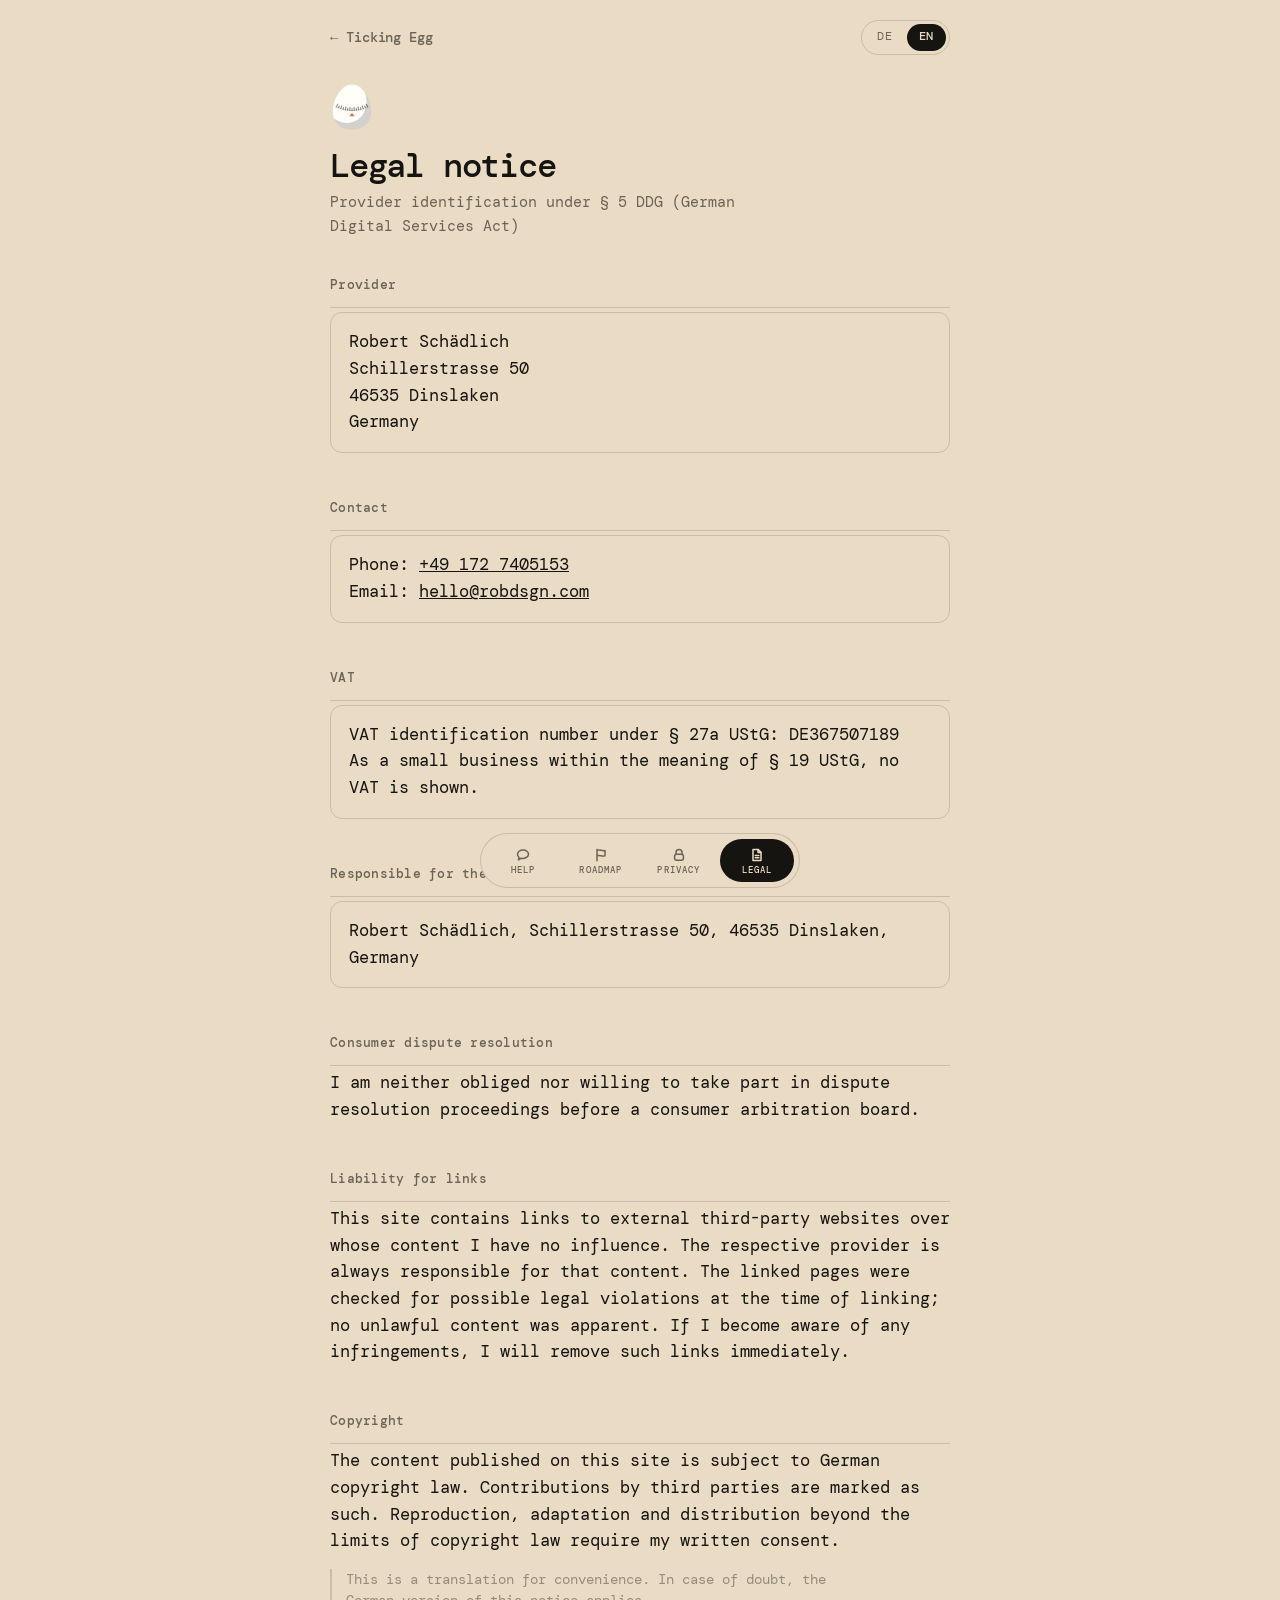
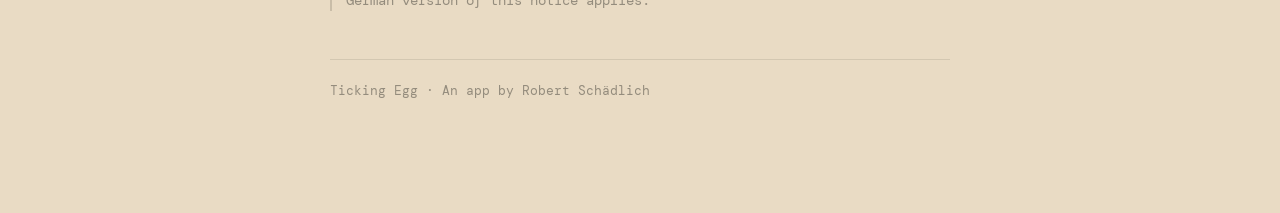
<file: impressum.html>
<!doctype html>
<html lang="de" data-lang="de">
<head>
<meta charset="utf-8">
<meta name="viewport" content="width=device-width, initial-scale=1, viewport-fit=cover">
<title>Impressum · Ticking Egg</title>
<meta name="description" content="Impressum und Anbieterkennzeichnung für Ticking Egg.">
<meta name="theme-color" content="#E9DBC4" media="(prefers-color-scheme: light)">
<meta name="theme-color" content="#161410" media="(prefers-color-scheme: dark)">
<link rel="stylesheet" href="/assets/app.css">
</head>

<body data-title-de="Impressum · Ticking Egg"
      data-title-en="Legal notice · Ticking Egg"
      data-desc-de="Impressum und Anbieterkennzeichnung für Ticking Egg."
      data-desc-en="Legal notice and provider identification for Ticking Egg.">

<div class="wrap">

  <header class="top">
    <a class="wordmark wordmark--back" href="/">← Ticking Egg</a>
    <div class="lang" role="group" aria-label="Sprache / Language">
      <button type="button" data-lang-btn="de" aria-pressed="true">DE</button>
      <button type="button" data-lang-btn="en" aria-pressed="false">EN</button>
    </div>
  </header>

  <main>

    <section class="hero hero--slim">
      <svg class="mark mark--small" width="44" height="47" viewBox="0 0 104 112" aria-hidden="true">
        <defs><clipPath id="eggClip"><path d="M52 3C27 3 6 39 6 68c0 26 20 44 46 44s46-18 46-44C98 39 77 3 52 3Z"/></clipPath></defs>
        <g clip-path="url(#eggClip)">
          <rect width="104" height="112" fill="#D3D1CC"/>
          <ellipse cx="36" cy="40" rx="50" ry="56" transform="rotate(-22 36 40)" fill="#FFFEF9"/>
        </g>
        <path d="M12 56Q52 76 92 56" fill="none" stroke="#B9B5AC" stroke-width="1.4"/>
        <g stroke="#161410" stroke-width="1.6" stroke-linecap="round" opacity=".8">
          <path d="M14.7 57.3l3.2 -6.8M20 59.6l1.9 -4.6M25.3 61.6l2.4 -7.1M30.7 63.2l1.3 -4.8M36 64.4l1.5 -7.4M41.3 65.3l.7 -5M46.7 65.8l.5 -7.5M52 66l0 -5M57.3 65.8l-.5 -7.5M62.7 65.3l-.7 -5M68 64.4l-1.5 -7.4M73.3 63.2l-1.3 -4.8M78.7 61.6l-2.4 -7.1M84 59.6l-1.9 -4.6M89.3 57.3l-3.2 -6.8"/>
        </g>
        <path d="M52 71l6 8.5H46Z" fill="#E16A54"/>
      </svg>

      <h1>
        <span lang="de">Impressum</span>
        <span lang="en">Legal notice</span>
      </h1>
      <p class="lede">
        <span lang="de">Angaben gemäß § 5 DDG</span>
        <span lang="en">Provider identification under § 5 DDG (German Digital Services Act)</span>
      </p>
    </section>

    <section class="prose">
      <h2 class="rule">
        <span lang="de">Anbieter</span><span lang="en">Provider</span>
      </h2>
      <div class="block">
        <p>Robert Schädlich<br>
        Schillerstrasse 50<br>
        46535 Dinslaken<br>
        <span lang="de">Deutschland</span><span lang="en">Germany</span></p>
      </div>
    </section>

    <section class="prose">
      <h2 class="rule">
        <span lang="de">Kontakt</span><span lang="en">Contact</span>
      </h2>
      <div class="block">
        <p><span lang="de">Telefon:</span><span lang="en">Phone:</span>
        <a href="tel:+491727405153">+49 172 7405153</a><br>
        <span lang="de">E-Mail:</span><span lang="en">Email:</span>
        <a href="mailto:hello@robdsgn.com">hello@robdsgn.com</a></p>
      </div>
    </section>

    <section class="prose">
      <h2 class="rule">
        <span lang="de">Umsatzsteuer</span><span lang="en">VAT</span>
      </h2>
      <div class="block">
        <p>
          <span lang="de">Umsatzsteuer-Identifikationsnummer gemäß § 27a UStG: DE367507189<br>
          Als Kleinunternehmer im Sinne von § 19 UStG wird keine Umsatzsteuer ausgewiesen.</span>
          <span lang="en">VAT identification number under § 27a UStG: DE367507189<br>
          As a small business within the meaning of § 19 UStG, no VAT is shown.</span>
        </p>
      </div>
    </section>

    <section class="prose">
      <h2 class="rule">
        <span lang="de">Verantwortlich für den Inhalt</span><span lang="en">Responsible for the content</span>
      </h2>
      <div class="block">
        <p>Robert Schädlich, Schillerstrasse 50, 46535 Dinslaken<span lang="en">, Germany</span></p>
      </div>
    </section>

    <section class="prose">
      <h2 class="rule">
        <span lang="de">Verbraucherstreitbeilegung</span><span lang="en">Consumer dispute resolution</span>
      </h2>
      <p>
        <span lang="de">Ich bin nicht verpflichtet und nicht bereit, an Streitbeilegungsverfahren vor einer Verbraucherschlichtungsstelle teilzunehmen.</span>
        <span lang="en">I am neither obliged nor willing to take part in dispute resolution proceedings before a consumer arbitration board.</span>
      </p>
    </section>

    <section class="prose">
      <h2 class="rule">
        <span lang="de">Haftung für Links</span><span lang="en">Liability for links</span>
      </h2>
      <p>
        <span lang="de">Diese Seite enthält Links zu externen Websites Dritter, auf deren Inhalte ich keinen Einfluss habe. Für diese fremden Inhalte ist stets der jeweilige Anbieter verantwortlich. Die verlinkten Seiten wurden zum Zeitpunkt der Verlinkung auf mögliche Rechtsverstöße überprüft; rechtswidrige Inhalte waren nicht erkennbar. Werden mir Rechtsverletzungen bekannt, entferne ich derartige Links umgehend.</span>
        <span lang="en">This site contains links to external third-party websites over whose content I have no influence. The respective provider is always responsible for that content. The linked pages were checked for possible legal violations at the time of linking; no unlawful content was apparent. If I become aware of any infringements, I will remove such links immediately.</span>
      </p>
    </section>

    <section class="prose">
      <h2 class="rule">
        <span lang="de">Urheberrecht</span><span lang="en">Copyright</span>
      </h2>
      <p>
        <span lang="de">Die auf dieser Seite veröffentlichten Inhalte unterliegen dem deutschen Urheberrecht. Beiträge Dritter sind als solche gekennzeichnet. Vervielfältigung, Bearbeitung und Verbreitung außerhalb der Grenzen des Urheberrechts bedürfen meiner schriftlichen Zustimmung.</span>
        <span lang="en">The content published on this site is subject to German copyright law. Contributions by third parties are marked as such. Reproduction, adaptation and distribution beyond the limits of copyright law require my written consent.</span>
      </p>
      <p class="note" lang="en">This is a translation for convenience. In case of doubt, the German version of this notice applies.</p>
      <p class="note" lang="de">Dieses Impressum liegt auch auf Englisch vor. Maßgeblich ist die deutsche Fassung.</p>
    </section>

  </main>

  <footer class="page">
    <p>
      <span lang="de">Ticking Egg · Eine App von Robert Schädlich</span>
      <span lang="en">Ticking Egg · An app by Robert Schädlich</span>
    </p>
  </footer>
</div>

<nav class="modebar" aria-label="Ticking Egg">
  <div class="modebar__inner">
  <a href="/">
    <svg width="16" height="16" viewBox="0 0 16 16" fill="none" stroke="currentColor" stroke-width="1.5" stroke-linecap="round" stroke-linejoin="round" aria-hidden="true"><path d="M2.5 7.2c0-2.3 2.5-4.2 5.5-4.2s5.5 1.9 5.5 4.2S11 11.4 8 11.4c-.6 0-1.2-.1-1.8-.2L3.4 12.9l.7-2.4C3.1 9.7 2.5 8.5 2.5 7.2Z"/></svg>
    <span lang="de">Hilfe</span><span lang="en">Help</span>
  </a>
  <a href="/roadmap/">
    <svg width="16" height="16" viewBox="0 0 16 16" fill="none" stroke="currentColor" stroke-width="1.5" stroke-linecap="round" stroke-linejoin="round" aria-hidden="true"><path d="M4 13.8V2.6M4 3.4c2.6-1.2 5.4 1 8 0v5.4c-2.6 1.2-5.4-1-8 0Z"/></svg>
    <span lang="de">Roadmap</span><span lang="en">Roadmap</span>
  </a>
  <a href="/datenschutz.html">
    <svg width="16" height="16" viewBox="0 0 16 16" fill="none" stroke="currentColor" stroke-width="1.5" stroke-linecap="round" stroke-linejoin="round" aria-hidden="true"><path d="M5 7.2V5.5a3 3 0 0 1 6 0v1.7"/><rect x="3.6" y="7.2" width="8.8" height="6" rx="2"/></svg>
    <span lang="de">Daten</span><span lang="en">Privacy</span>
  </a>
  <a href="/impressum.html" aria-current="page">
    <svg width="16" height="16" viewBox="0 0 16 16" fill="none" stroke="currentColor" stroke-width="1.5" stroke-linecap="round" stroke-linejoin="round" aria-hidden="true"><path d="M4 2.4h5l3 3v8.2H4Z"/><path d="M9 2.4v3h3M6.2 8.6h3.6M6.2 10.8h3.6"/></svg>
    <span lang="de">Impressum</span><span lang="en">Legal</span>
  </a>
  </div>
</nav>

<script src="/assets/app.js"></script>
</body>
</html>
</file>
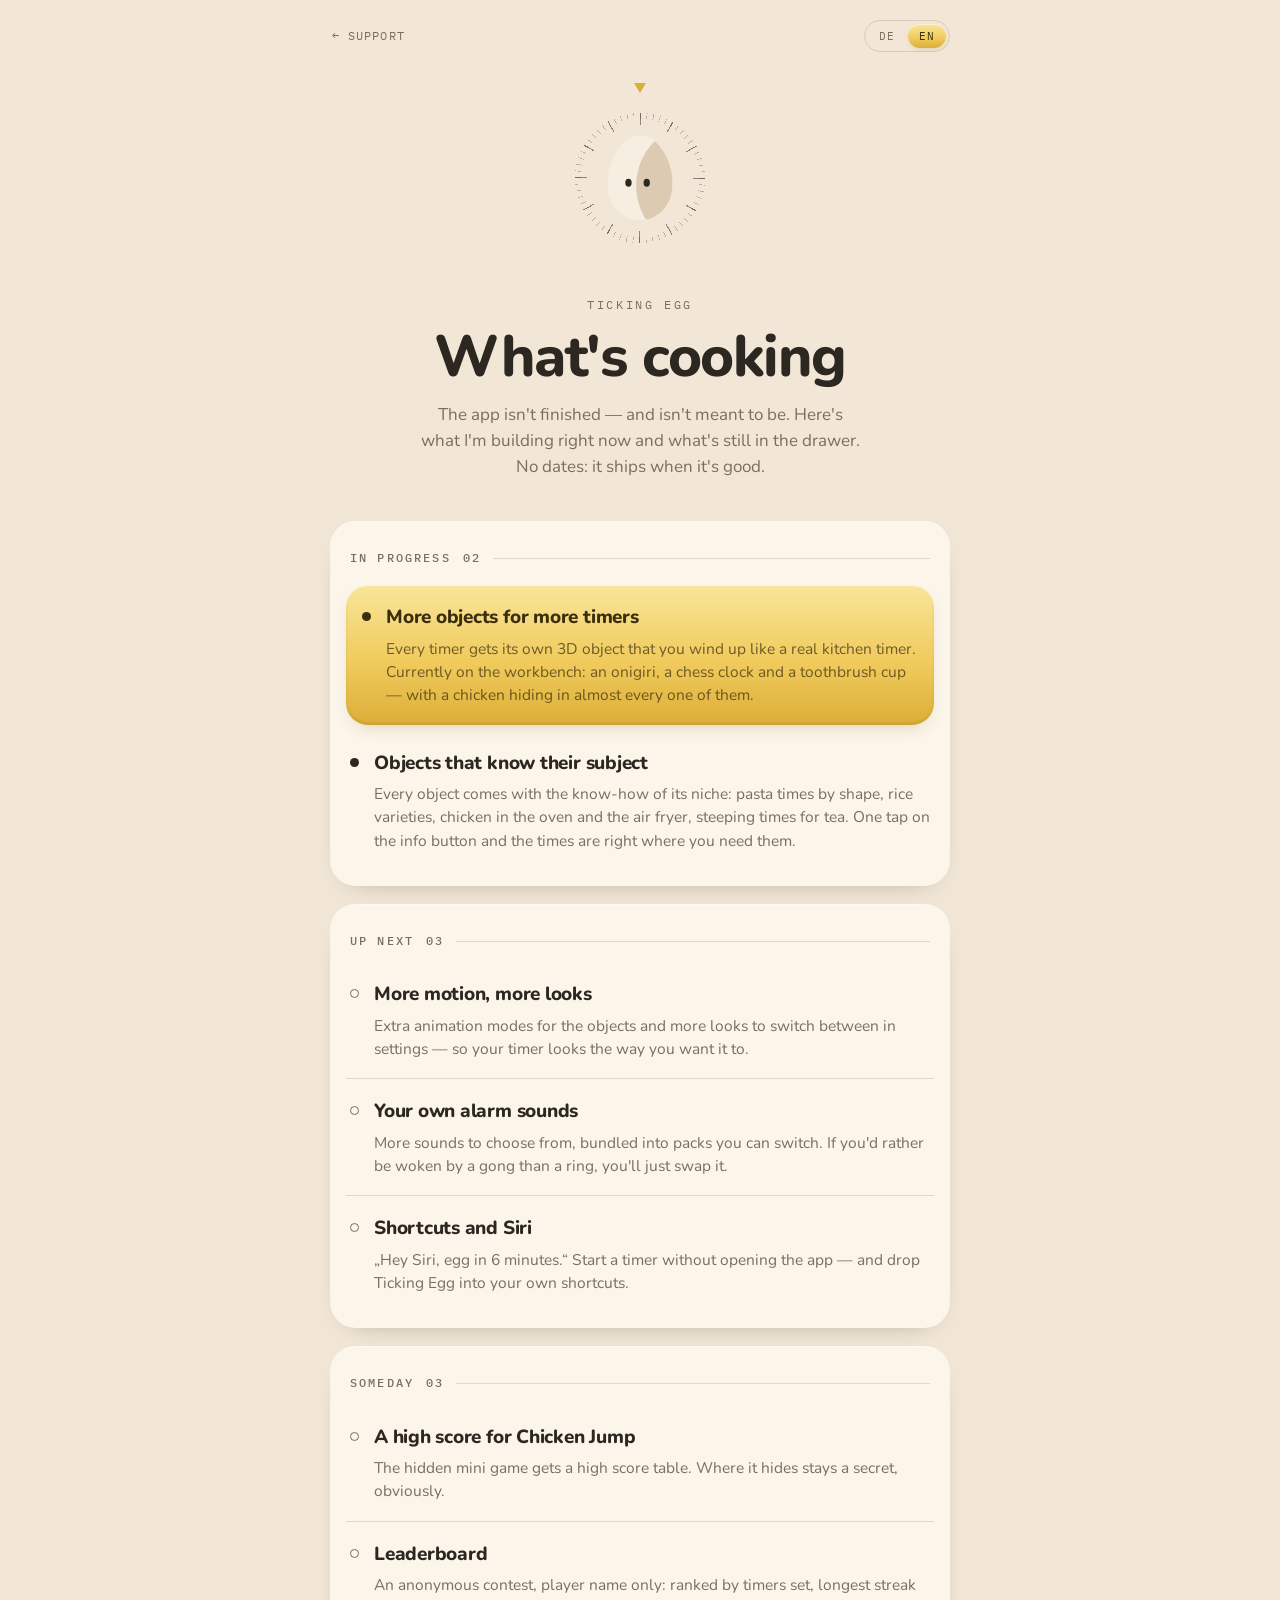
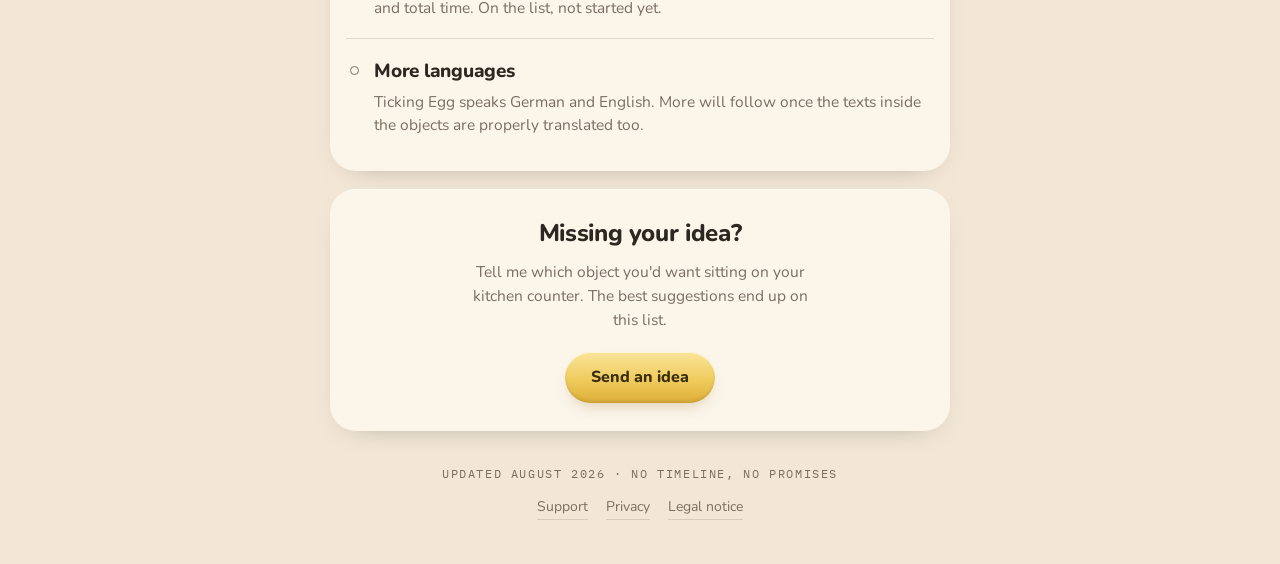
<file: roadmap.html>
<!doctype html>
<html lang="de" data-lang="de">
<head>
<meta charset="utf-8">
<meta name="viewport" content="width=device-width, initial-scale=1">
<title>Was noch kommt · Ticking Egg</title>
<meta name="description" content="Woran ich gerade bei Ticking Egg arbeite und was als Nächstes kommt.">
<meta name="theme-color" content="#F2E7D6" media="(prefers-color-scheme: light)">
<meta name="theme-color" content="#1C1A17" media="(prefers-color-scheme: dark)">
<meta property="og:title" content="Was noch kommt · Ticking Egg">
<meta property="og:description" content="Woran ich gerade bei Ticking Egg arbeite und was als Nächstes kommt.">
<meta property="og:type" content="website">

<link rel="preconnect" href="https://fonts.googleapis.com">
<link rel="preconnect" href="https://fonts.gstatic.com" crossorigin>
<link href="https://fonts.googleapis.com/css2?family=IBM+Plex+Mono:wght@400;500;600&family=Nunito:wght@400;600;700;800&display=swap" rel="stylesheet">

<style>
/* ---------- Tokens ---------- */
:root{
  --bg:#F2E7D6;
  --sheet:#FBF5EA;
  --ink:#2C2721;
  --muted:#7A6E60;
  --line:rgba(44,39,33,.14);

  --butter:#F0CB5C;
  --butter-hi:#F9E59A;
  --butter-lo:#DCAE38;
  --butter-ink:#3B2E0E;
  --butter-ink-soft:rgba(59,46,14,.72);
  --butter-shadow:rgba(150,110,25,.38);

  --egg:#F6EEE0;
  --egg-shade:#DCCBB2;
  --tick:rgba(44,39,33,.28);
  --tick-major:rgba(44,39,33,.5);

  --focus:#2C2721;
  --radius:22px;
}

@media (prefers-color-scheme: dark){
  :root{
    --bg:#1C1A17;
    --sheet:#242119;
    --ink:#F0E7D9;
    --muted:#9C907E;
    --line:rgba(240,231,217,.13);

    --butter:#E2A33C;
    --butter-hi:#F3C46E;
    --butter-lo:#B77C1F;
    --butter-ink:#231907;
    --butter-ink-soft:rgba(35,25,7,.74);
    --butter-shadow:rgba(0,0,0,.5);

    --egg:#D9CDB8;
    --egg-shade:#8E8069;
    --tick:rgba(240,231,217,.28);
    --tick-major:rgba(240,231,217,.52);

    --focus:#F0E7D9;
  }
}

*{box-sizing:border-box}
html{-webkit-text-size-adjust:100%}
body{
  margin:0;
  background:var(--bg);
  color:var(--ink);
  font-family:"Nunito",-apple-system,BlinkMacSystemFont,"Segoe UI",sans-serif;
  font-size:17px;
  line-height:1.55;
  -webkit-font-smoothing:antialiased;
}
::selection{background:var(--butter);color:var(--butter-ink)}
a{color:inherit}
:focus-visible{outline:2px solid var(--focus);outline-offset:3px;border-radius:8px}

/* Sprache: ohne JS bleibt Deutsch sichtbar */
html[data-lang="de"] [lang="en"]{display:none}
html[data-lang="en"] [lang="de"]{display:none}

.wrap{width:100%;max-width:660px;margin:0 auto;padding:0 20px}

/* ---------- Kopfzeile ---------- */
.top{
  display:flex;align-items:center;justify-content:space-between;gap:16px;
  padding-top:20px;
}
.back{
  font-family:"IBM Plex Mono",ui-monospace,monospace;
  font-size:12px;letter-spacing:.09em;text-transform:uppercase;
  color:var(--muted);text-decoration:none;padding:6px 2px;
}
.back:hover{color:var(--ink)}

.lang{display:flex;gap:2px;padding:3px;border:1px solid var(--line);border-radius:999px}
.lang button{
  font-family:"IBM Plex Mono",ui-monospace,monospace;
  font-size:11px;letter-spacing:.1em;
  border:0;background:transparent;color:var(--muted);
  padding:5px 11px;border-radius:999px;cursor:pointer;
}
.lang button[aria-pressed="true"]{
  color:var(--butter-ink);
  background:linear-gradient(180deg,var(--butter-hi),var(--butter) 58%,var(--butter-lo));
  box-shadow:inset 0 1px 0 rgba(255,255,255,.5), 0 2px 6px -3px var(--butter-shadow);
}

/* ---------- Hero: das Aufzieh-Zifferblatt ---------- */
.hero{padding:34px 0 40px;text-align:center}

.dial{position:relative;width:184px;height:184px;margin:0 auto 26px}
.dial__ring,.dial__ring--major{
  position:absolute;inset:0;border-radius:50%;
  animation:wind 1700ms cubic-bezier(.17,.85,.28,1) both;
}
.dial__ring{
  background:repeating-conic-gradient(from 0deg,var(--tick) 0deg .7deg,transparent .7deg 6deg);
  -webkit-mask:radial-gradient(circle,transparent 0 45.5%,#000 45.5% 50%,transparent 50%);
  mask:radial-gradient(circle,transparent 0 45.5%,#000 45.5% 50%,transparent 50%);
}
.dial__ring--major{
  background:repeating-conic-gradient(from 0deg,var(--tick-major) 0deg 1deg,transparent 1deg 30deg);
  -webkit-mask:radial-gradient(circle,transparent 0 41%,#000 41% 50%,transparent 50%);
  mask:radial-gradient(circle,transparent 0 41%,#000 41% 50%,transparent 50%);
}
.dial__marker{
  position:absolute;top:-3px;left:50%;width:0;height:0;transform:translateX(-50%);
  border-left:6px solid transparent;border-right:6px solid transparent;
  border-top:10px solid var(--butter-lo);
}
.dial__egg{
  position:absolute;left:50%;top:50%;width:96px;height:96px;
  transform:translate(-50%,-50%);
  animation:settle 1700ms cubic-bezier(.2,1.2,.4,1) both;
}
.dial__egg .eyes{fill:var(--ink);transform-box:fill-box;transform-origin:center;animation:blink 6.5s infinite}

@keyframes wind{from{transform:rotate(-158deg)}to{transform:rotate(0)}}
@keyframes settle{
  0%{transform:translate(-50%,-50%) scale(.86) rotate(-7deg)}
  70%{transform:translate(-50%,-50%) scale(1.03) rotate(2deg)}
  100%{transform:translate(-50%,-50%) scale(1) rotate(0)}
}
@keyframes blink{0%,92%,100%{transform:scaleY(1)}94%{transform:scaleY(.08)}96%{transform:scaleY(1)}}

.eyebrow{
  margin:0 0 12px;
  font-family:"IBM Plex Mono",ui-monospace,monospace;
  font-size:12px;letter-spacing:.22em;text-transform:uppercase;color:var(--muted);
}
h1{
  margin:0 0 16px;
  font-size:clamp(38px,10vw,58px);
  font-weight:800;line-height:1.02;letter-spacing:-.025em;
}
.lede{margin:0 auto;max-width:44ch;color:var(--muted);font-size:17px}

/* ---------- Datenblatt ---------- */
.sheet{
  background:var(--sheet);
  border-radius:26px;
  padding:8px 16px 16px;
  margin-bottom:18px;
  box-shadow:0 1px 0 rgba(255,255,255,.5) inset, 0 10px 30px -22px rgba(0,0,0,.5);
}
.rule{
  display:flex;align-items:center;gap:12px;
  margin:0;padding:20px 4px 12px;
  font-family:"IBM Plex Mono",ui-monospace,monospace;
  font-size:12px;font-weight:500;letter-spacing:.18em;text-transform:uppercase;
  color:var(--muted);
}
.rule::after{content:"";flex:1;height:1px;background:var(--line)}
.rule__count{font-variant-numeric:tabular-nums}

.rows{list-style:none;margin:0;padding:0}
.row{
  display:grid;grid-template-columns:10px 1fr;gap:14px;align-items:start;
  padding:18px 4px;
  border-top:1px solid var(--line);
}
.rows > .row:first-child{border-top:0}
.dot{
  width:9px;height:9px;margin-top:9px;border-radius:50%;
  border:1.5px solid var(--muted);
}
.row--now .dot,.row--live .dot{border-color:transparent;background:currentColor}
.row h3{margin:0 0 4px;font-size:19px;font-weight:800;letter-spacing:-.012em}
.row p{margin:0;color:var(--muted);font-size:15.5px;line-height:1.5}

/* die hervorgehobene Pille — wie der ausgewählte Timer in der App */
.row--now{
  border-top:0;
  margin:6px 0;
  padding:18px 16px;
  border-radius:var(--radius);
  color:var(--butter-ink);
  background:linear-gradient(180deg,var(--butter-hi),var(--butter) 55%,var(--butter-lo));
  box-shadow:
    inset 0 1px 0 rgba(255,255,255,.62),
    inset 0 -2px 3px rgba(0,0,0,.09),
    0 8px 18px -10px var(--butter-shadow);
}
.row--now + .row{border-top:0}
.row--now p{color:var(--butter-ink-soft)}

/* ---------- Idee schicken ---------- */
.pitch{
  background:var(--sheet);
  border-radius:26px;
  padding:26px 20px 28px;
  text-align:center;
  box-shadow:0 1px 0 rgba(255,255,255,.5) inset, 0 10px 30px -22px rgba(0,0,0,.5);
}
.pitch h2{margin:0 0 8px;font-size:24px;font-weight:800;letter-spacing:-.015em}
.pitch p{margin:0 auto 20px;max-width:38ch;color:var(--muted);font-size:15.5px}
.cta{
  display:inline-block;text-decoration:none;
  font-weight:800;font-size:16px;
  color:var(--butter-ink);
  padding:13px 26px;border-radius:999px;
  background:linear-gradient(180deg,var(--butter-hi),var(--butter) 55%,var(--butter-lo));
  box-shadow:
    inset 0 1px 0 rgba(255,255,255,.62),
    inset 0 -2px 3px rgba(0,0,0,.09),
    0 8px 16px -8px var(--butter-shadow);
  transition:transform .18s cubic-bezier(.2,1.3,.4,1), box-shadow .18s ease;
}
.cta:hover{transform:translateY(-2px);box-shadow:inset 0 1px 0 rgba(255,255,255,.62),inset 0 -2px 3px rgba(0,0,0,.09),0 12px 20px -8px var(--butter-shadow)}
.cta:active{transform:translateY(1px) scale(.985)}

/* ---------- Fuß ---------- */
footer{padding:34px 0 44px;text-align:center}
.stamp{
  font-family:"IBM Plex Mono",ui-monospace,monospace;
  font-size:11.5px;letter-spacing:.14em;text-transform:uppercase;color:var(--muted);
  margin:0 0 14px;
}
.links{display:flex;flex-wrap:wrap;gap:6px 18px;justify-content:center;font-size:14px}
.links a{color:var(--muted);text-decoration:none;border-bottom:1px solid var(--line);padding-bottom:1px}
.links a:hover{color:var(--ink)}

@media (max-width:420px){
  body{font-size:16px}
  .dial{width:150px;height:150px}
  .dial__egg{width:78px;height:78px}
  .sheet,.pitch{border-radius:22px}
  .row h3{font-size:18px}
}

@media (prefers-reduced-motion:reduce){
  *,*::before,*::after{animation:none!important;transition:none!important}
}
</style>
</head>

<body>
<div class="wrap">

  <header class="top">
    <a class="back" href="/">← <span lang="de">Support</span><span lang="en">Support</span></a>
    <div class="lang" role="group" aria-label="Sprache / Language">
      <button type="button" data-lang-btn="de" aria-pressed="true">DE</button>
      <button type="button" data-lang-btn="en" aria-pressed="false">EN</button>
    </div>
  </header>

  <main>
    <section class="hero">
      <div class="dial">
        <div class="dial__ring"></div>
        <div class="dial__ring--major"></div>
        <div class="dial__marker"></div>
        <svg class="dial__egg" viewBox="0 0 100 100" aria-hidden="true">
          <defs>
            <clipPath id="eggClip">
              <path d="M50 6c20 0 34 27 34 50 0 22-15 38-34 38S16 78 16 56C16 33 30 6 50 6Z"/>
            </clipPath>
          </defs>
          <g clip-path="url(#eggClip)">
            <rect x="0" y="0" width="100" height="100" fill="var(--egg)"/>
            <circle cx="112" cy="58" r="66" fill="var(--egg-shade)"/>
          </g>
          <g class="eyes">
            <ellipse cx="38" cy="55" rx="3.3" ry="4.1"/>
            <ellipse cx="57" cy="55" rx="3.3" ry="4.1"/>
          </g>
        </svg>
      </div>

      <p class="eyebrow">Ticking Egg</p>
      <h1>
        <span lang="de">Was noch kommt</span>
        <span lang="en">What&#39;s cooking</span>
      </h1>
      <p class="lede">
        <span lang="de">Die App ist nicht fertig – und soll es auch nicht sein. Hier steht, woran ich gerade sitze und was noch in der Schublade liegt. Ohne Datum: fertig ist es, wenn es gut ist.</span>
        <span lang="en">The app isn&#39;t finished — and isn&#39;t meant to be. Here&#39;s what I&#39;m building right now and what&#39;s still in the drawer. No dates: it ships when it&#39;s good.</span>
      </p>
    </section>

    <section class="sheet" aria-labelledby="s1">
      <h2 class="rule" id="s1">
        <span lang="de">In Arbeit</span><span lang="en">In progress</span>
        <span class="rule__count">02</span>
      </h2>
      <ul class="rows">

        <li class="row row--now">
          <span class="dot"></span>
          <div>
            <h3>
              <span lang="de">Mehr Objekte für mehr Timer</span>
              <span lang="en">More objects for more timers</span>
            </h3>
            <p>
              <span lang="de">Jeder Timer bekommt sein eigenes 3D-Objekt, das du aufziehst wie eine echte Eieruhr. Auf dem Basteltisch liegen gerade unter anderem ein Onigiri, eine Schachuhr und ein Zahnputzbecher – und in fast jedem versteckt sich ein Huhn.</span>
              <span lang="en">Every timer gets its own 3D object that you wind up like a real kitchen timer. Currently on the workbench: an onigiri, a chess clock and a toothbrush cup — with a chicken hiding in almost every one of them.</span>
            </p>
          </div>
        </li>

        <li class="row row--live">
          <span class="dot"></span>
          <div>
            <h3>
              <span lang="de">Objektwissen wächst mit</span>
              <span lang="en">Objects that know their subject</span>
            </h3>
            <p>
              <span lang="de">Jedes Objekt bringt das Wissen seiner Nische mit: Nudelzeiten nach Sorte, Reissorten, Hähnchen im Ofen und in der Heißluftfritteuse, Ziehzeiten für Tee. Ein Tipp auf das Info-Symbol, und die Zeiten stehen da, wo du sie brauchst.</span>
              <span lang="en">Every object comes with the know-how of its niche: pasta times by shape, rice varieties, chicken in the oven and the air fryer, steeping times for tea. One tap on the info button and the times are right where you need them.</span>
            </p>
          </div>
        </li>

      </ul>
    </section>

    <section class="sheet" aria-labelledby="s2">
      <h2 class="rule" id="s2">
        <span lang="de">Als Nächstes</span><span lang="en">Up next</span>
        <span class="rule__count">03</span>
      </h2>
      <ul class="rows">

        <li class="row">
          <span class="dot"></span>
          <div>
            <h3>
              <span lang="de">Mehr Bewegung, mehr Optiken</span>
              <span lang="en">More motion, more looks</span>
            </h3>
            <p>
              <span lang="de">Zusätzliche Animationsmodi für die Objekte und weitere Optiken zum Umschalten in den Einstellungen – damit dein Timer so aussieht, wie du ihn haben willst.</span>
              <span lang="en">Extra animation modes for the objects and more looks to switch between in settings — so your timer looks the way you want it to.</span>
            </p>
          </div>
        </li>

        <li class="row">
          <span class="dot"></span>
          <div>
            <h3>
              <span lang="de">Eigene Alarmtöne</span>
              <span lang="en">Your own alarm sounds</span>
            </h3>
            <p>
              <span lang="de">Mehr Klänge zur Auswahl und Sound-Packs zum Wechseln. Wer lieber von einem Gong als von einem Klingeln geweckt wird, stellt das dann einfach um.</span>
              <span lang="en">More sounds to choose from, bundled into packs you can switch. If you&#39;d rather be woken by a gong than a ring, you&#39;ll just swap it.</span>
            </p>
          </div>
        </li>

        <li class="row">
          <span class="dot"></span>
          <div>
            <h3>
              <span lang="de">Kurzbefehle und Siri</span>
              <span lang="en">Shortcuts and Siri</span>
            </h3>
            <p>
              <span lang="de">„Hey Siri, Ei in 6 Minuten." Timer starten, ohne die App zu öffnen – und Ticking Egg in eigene Kurzbefehle einbauen.</span>
              <span lang="en">&#8222;Hey Siri, egg in 6 minutes.&#8220; Start a timer without opening the app — and drop Ticking Egg into your own shortcuts.</span>
            </p>
          </div>
        </li>

      </ul>
    </section>

    <section class="sheet" aria-labelledby="s3">
      <h2 class="rule" id="s3">
        <span lang="de">Irgendwann</span><span lang="en">Someday</span>
        <span class="rule__count">03</span>
      </h2>
      <ul class="rows">

        <li class="row">
          <span class="dot"></span>
          <div>
            <h3>
              <span lang="de">Bestenliste für Chicken Jump</span>
              <span lang="en">A high score for Chicken Jump</span>
            </h3>
            <p>
              <span lang="de">Das versteckte Mini-Spiel bekommt eine Bestenliste. Wo es sich versteckt, wird hier natürlich nicht verraten.</span>
              <span lang="en">The hidden mini game gets a high score table. Where it hides stays a secret, obviously.</span>
            </p>
          </div>
        </li>

        <li class="row">
          <span class="dot"></span>
          <div>
            <h3>
              <span lang="de">Rangliste</span>
              <span lang="en">Leaderboard</span>
            </h3>
            <p>
              <span lang="de">Anonymer Wettbewerb, nur mit einem Spielernamen: gewertet nach gestellten Timern, längster Serie und Gesamtzeit. Steht auf der Liste, ist aber noch nicht angefangen.</span>
              <span lang="en">An anonymous contest, player name only: ranked by timers set, longest streak and total time. On the list, not started yet.</span>
            </p>
          </div>
        </li>

        <li class="row">
          <span class="dot"></span>
          <div>
            <h3>
              <span lang="de">Mehr Sprachen</span>
              <span lang="en">More languages</span>
            </h3>
            <p>
              <span lang="de">Ticking Egg spricht Deutsch und Englisch. Weitere Sprachen kommen, sobald auch die Texte in den Objekten sauber übersetzt sind.</span>
              <span lang="en">Ticking Egg speaks German and English. More will follow once the texts inside the objects are properly translated too.</span>
            </p>
          </div>
        </li>

      </ul>
    </section>

    <section class="pitch">
      <h2>
        <span lang="de">Deine Idee fehlt hier?</span>
        <span lang="en">Missing your idea?</span>
      </h2>
      <p>
        <span lang="de">Sag mir, welches Objekt du auf deinem Küchentisch stehen hättest. Die besten Vorschläge landen auf dieser Liste.</span>
        <span lang="en">Tell me which object you&#39;d want sitting on your kitchen counter. The best suggestions end up on this list.</span>
      </p>
      <a class="cta" href="mailto:hello@robdsgn.com?subject=Ticking%20Egg%20%E2%80%93%20Idee">
        <span lang="de">Idee schicken</span>
        <span lang="en">Send an idea</span>
      </a>
    </section>
  </main>

  <footer>
    <p class="stamp">
      <span lang="de">Stand: August 2026 · Kein Zeitplan, keine Versprechen</span>
      <span lang="en">Updated August 2026 · No timeline, no promises</span>
    </p>
    <nav class="links">
      <a href="/"><span lang="de">Support</span><span lang="en">Support</span></a>
      <a href="/datenschutz.html"><span lang="de">Datenschutz</span><span lang="en">Privacy</span></a>
      <a href="/impressum.html"><span lang="de">Impressum</span><span lang="en">Legal notice</span></a>
    </nav>
  </footer>

</div>

<script>
(function () {
  var root = document.documentElement;
  var buttons = document.querySelectorAll('[data-lang-btn]');

  function setLang(lang) {
    root.setAttribute('data-lang', lang);
    root.setAttribute('lang', lang);
    buttons.forEach(function (b) {
      b.setAttribute('aria-pressed', String(b.dataset.langBtn === lang));
    });
  }

  buttons.forEach(function (b) {
    b.addEventListener('click', function () { setLang(b.dataset.langBtn); });
  });

  // Beim ersten Aufruf der Browsersprache folgen
  if ((navigator.language || 'de').slice(0, 2).toLowerCase() !== 'de') setLang('en');
})();
</script>
</body>
</html>
</file>
<file: assets/app.css>
/* ============================================================
   Ticking Egg — Website
   Ein Stylesheet für alle Seiten. Farben und Maße folgen der App.
   ============================================================ */

/* ---------- Schrift: DM Mono, selbst gehostet ----------
   Dateien nach /assets/fonts/ legen. Fehlen sie, greift die
   System-Monospace als Ersatz und das Layout bleibt gleich.      */
@font-face{
  font-family:"DM Mono"; font-style:normal; font-weight:300; font-display:swap;
  src:url("/assets/fonts/DMMono-Light.ttf") format("truetype");
}
@font-face{
  font-family:"DM Mono"; font-style:normal; font-weight:400; font-display:swap;
  src:url("/assets/fonts/DMMono-Regular.ttf") format("truetype");
}
@font-face{
  font-family:"DM Mono"; font-style:normal; font-weight:500; font-display:swap;
  src:url("/assets/fonts/DMMono-Medium.ttf") format("truetype");
}

/* ---------- Marken ---------- */
:root{
  --bg:#E9DBC4;          /* Sand, exakt aus dem Screenshot */
  --fg:#161410;          /* Tinte */
  --muted:#6A6357;       /* zweite Stufe */
  --faint:#948C7D;       /* dritte Stufe */
  --line:rgba(22,20,16,.15);
  --hairline:rgba(22,20,16,.10);

  --green:#1E9E4F;       /* läuft */
  --orange:#D96B32;      /* anlegen */

  --pill:999px;          /* Pillen und Kreise */
  --card:24px;           /* Karten */
  --input:12px;          /* kleine Felder */

  --gap:20px;            /* Seitenrand */
  --measure:620px;

  --spring:cubic-bezier(.2,1.25,.4,1);
}

/* Dunkel ist die exakte Umkehrung, wie in der App */
@media (prefers-color-scheme:dark){
  :root{
    --bg:#161410;
    --fg:#E9DBC4;
    --muted:#9A9080;
    --faint:#6E6759;
    --line:rgba(233,219,196,.16);
    --hairline:rgba(233,219,196,.11);
    --green:#3BB268;
    --orange:#E5783F;
  }
}

*{box-sizing:border-box}
html{-webkit-text-size-adjust:100%}

body{
  margin:0;
  padding:0 var(--gap) calc(112px + env(safe-area-inset-bottom));
  background:var(--bg);
  color:var(--fg);
  font-family:"DM Mono",ui-monospace,SFMono-Regular,Menlo,Consolas,monospace;
  font-size:16.5px;
  line-height:1.62;
  font-weight:400;
  -webkit-font-smoothing:antialiased;
}
::selection{background:var(--fg);color:var(--bg)}

.wrap{width:100%;max-width:var(--measure);margin:0 auto}

a{color:inherit}
:focus-visible{outline:2px solid var(--fg);outline-offset:3px;border-radius:6px}

/* Sprache: ohne JavaScript bleibt Deutsch stehen */
html[data-lang="de"] [lang="en"]{display:none}
html[data-lang="en"] [lang="de"]{display:none}

/* ---------- Kopfzeile ---------- */
.top{
  display:flex;align-items:center;justify-content:space-between;gap:16px;
  padding:20px 0 4px;
}
.wordmark{
  font-size:14px;font-weight:500;letter-spacing:-.01em;
  text-decoration:none;color:var(--fg);
}
.wordmark--back{color:var(--muted)}
.wordmark--back:hover{color:var(--fg)}

.lang{display:flex;gap:2px;padding:3px;border:1px solid var(--line);border-radius:var(--pill)}
.lang button{
  font:inherit;font-size:11.5px;letter-spacing:.06em;
  border:0;background:transparent;color:var(--muted);
  padding:4px 12px;border-radius:var(--pill);cursor:pointer;
  transition:color .15s ease;
}
.lang button:hover{color:var(--fg)}
.lang button[aria-pressed="true"]{
  background:var(--fg);color:var(--bg);font-weight:500;
}

/* ---------- Kopf der Seite ---------- */
.hero{margin-top:0;padding:28px 0 36px;text-align:center}
.hero--slim{padding:24px 0 28px;text-align:left}

h1{
  margin:0 0 14px;
  font-size:clamp(30px,7.5vw,46px);
  font-weight:500;line-height:1.06;letter-spacing:-.035em;
}
.hero--slim h1{font-size:clamp(26px,6vw,34px);margin-bottom:6px}

.lede{margin:0 auto;max-width:40ch;color:var(--muted);font-size:16.5px}
.hero--slim .lede{margin:0;max-width:46ch;font-size:15px}

/* ---------- Ei-Zeichen ---------- */
.mark{display:block;margin:0 auto 24px}
.mark--wind{animation:settle 900ms var(--spring) both}
.mark--small{width:44px;height:auto;margin:0 0 18px}
@keyframes settle{
  0%{transform:scale(.9) rotate(-6deg)}
  100%{transform:scale(1) rotate(0)}
}

/* ---------- Abschnitte ---------- */
section{margin-top:44px}
.hero + section{margin-top:8px}

.rule{
  display:flex;align-items:baseline;gap:14px;
  margin:0 0 4px;padding-bottom:12px;
  font-size:13px;font-weight:500;letter-spacing:.02em;
  color:var(--muted);
  border-bottom:1px solid var(--line);
}
.rule::before{content:"";order:2;flex:1}
.rule__count{order:3;font-variant-numeric:tabular-nums;color:var(--faint);font-size:12px}

p{margin:0 0 14px}
p:last-child{margin-bottom:0}
.prose p{max-width:64ch}
.muted{color:var(--muted)}

ul.plain{list-style:none;margin:0;padding:0}
ul.bullets{margin:0 0 14px;padding-left:20px;color:var(--muted)}
ul.bullets li{margin-bottom:6px}

/* ---------- Zeilen, wie die Timer-Liste ---------- */
.rows{list-style:none;margin:0;padding:0}
.row{padding:20px 2px;border-top:1px solid var(--hairline)}
.rows > .row:first-child{border-top:0}
.row h3{margin:0 0 4px;font-size:17px;font-weight:500;letter-spacing:-.01em}
.row p{margin:0;color:var(--muted);font-size:15px;line-height:1.55}

/* Statuspunkt für die Roadmap */
.row--dot{display:grid;grid-template-columns:9px 1fr;gap:14px;align-items:start}
.dot{width:9px;height:9px;margin-top:9px;border-radius:50%;border:1.5px solid var(--faint)}
.row--live .dot{border-color:var(--green);background:var(--green)}

/* die gefüllte Pille — der ausgewählte Timer */
.row--now{
  border-top:0;margin:8px 0;padding:20px 18px;
  border-radius:var(--card);
  background:var(--fg);color:var(--bg);
}
.row--now + .row{border-top:0}
.row--now p{color:var(--bg);opacity:.72}
.row--now .dot{border-color:var(--bg);background:var(--bg)}

/* ---------- Zeile mit Ziel rechts ---------- */
.linkrow{
  display:flex;align-items:center;gap:14px;
  padding:18px 2px;border-top:1px solid var(--hairline);
  text-decoration:none;color:var(--fg);
}
.rows > .linkrow:first-child{border-top:0}
.linkrow__label{flex:1;font-size:17px;font-weight:500}
.linkrow__value{color:var(--muted);font-size:15px}
.linkrow svg{flex:none;color:var(--faint)}
.linkrow:hover .linkrow__value,.linkrow:hover svg{color:var(--fg)}

/* ---------- Knöpfe ---------- */
.btn{
  display:inline-flex;align-items:center;justify-content:center;
  min-height:52px;padding:14px 30px;
  border-radius:var(--pill);
  font:inherit;font-size:16px;font-weight:500;text-decoration:none;
  background:var(--fg);color:var(--bg);
  transition:transform .18s var(--spring);
}
.btn:active{transform:scale(.975)}
.btn--accent{background:var(--orange);color:var(--bg)}
.btn--wide{display:flex;width:100%}
.hero .btn{margin-top:28px}

/* ---------- Datenblock für Adressen ---------- */
.block{
  border:1px solid var(--line);border-radius:var(--input);
  padding:16px 18px;margin:0 0 14px;
}
.block p{margin:0}

/* ---------- Hinweis ---------- */
.note{
  margin-top:14px;padding-left:14px;
  border-left:2px solid var(--line);
  color:var(--faint);font-size:14px;line-height:1.5;
}

/* ---------- Modusleiste unten, wie in der App ---------- */
.modebar{
  position:fixed;left:0;right:0;bottom:0;z-index:20;
  display:flex;justify-content:center;gap:6px;
  padding:0 12px calc(12px + env(safe-area-inset-bottom));
  pointer-events:none;
}
.modebar__inner{
  display:flex;justify-content:center;gap:4px;
  padding:5px;border-radius:var(--pill);
  background:var(--bg);border:1px solid var(--line);
  pointer-events:auto;
}
.modebar__inner a{
  display:flex;flex-direction:column;align-items:center;gap:3px;
  min-width:74px;padding:8px 10px 7px;
  border-radius:var(--pill);
  text-decoration:none;color:var(--muted);
}
.modebar__inner span{
  font-size:9px;font-weight:500;letter-spacing:.13em;text-transform:uppercase;
  line-height:1;
}
.modebar__inner svg{display:block}
.modebar__inner a:hover{color:var(--fg)}
.modebar__inner a[aria-current="page"]{background:var(--fg);color:var(--bg)}

/* ---------- Fuß ---------- */
footer.page{
  margin-top:48px;padding-top:20px;border-top:1px solid var(--hairline);
  color:var(--faint);font-size:13px;
}

/* ---------- Klein ---------- */
@media (max-width:430px){
  body{font-size:16px}
  .modebar__inner{width:100%}
  .modebar__inner a{min-width:0;flex:1;padding:8px 4px 7px}
  .modebar__inner span{font-size:8.5px;letter-spacing:.1em}
  .row{padding:18px 2px}
}

@media (prefers-reduced-motion:reduce){
  *,*::before,*::after{animation:none!important;transition:none!important}
}

@media print{
  .modebar,.lang,.mark{display:none}
  body{padding:0;background:#fff;color:#000;font-size:11pt}
  .block{border-color:#999}
}
</file>
